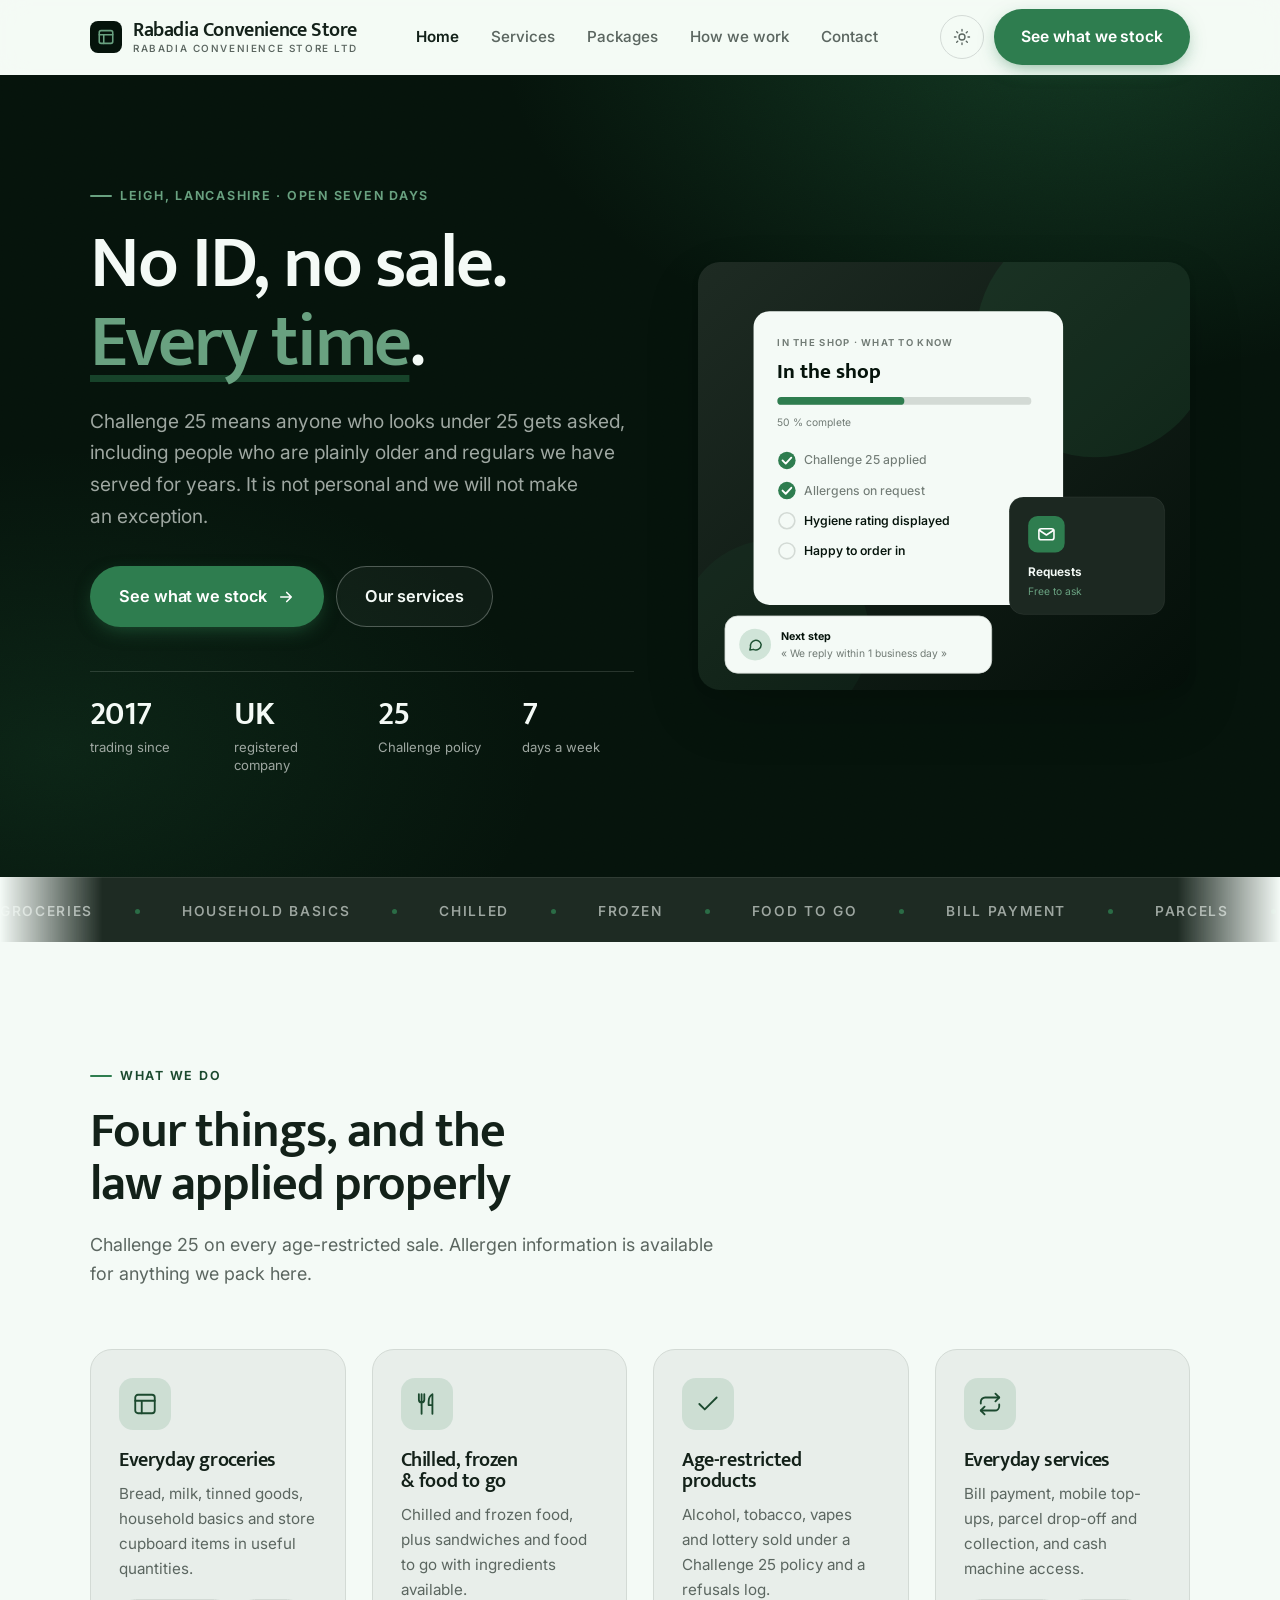
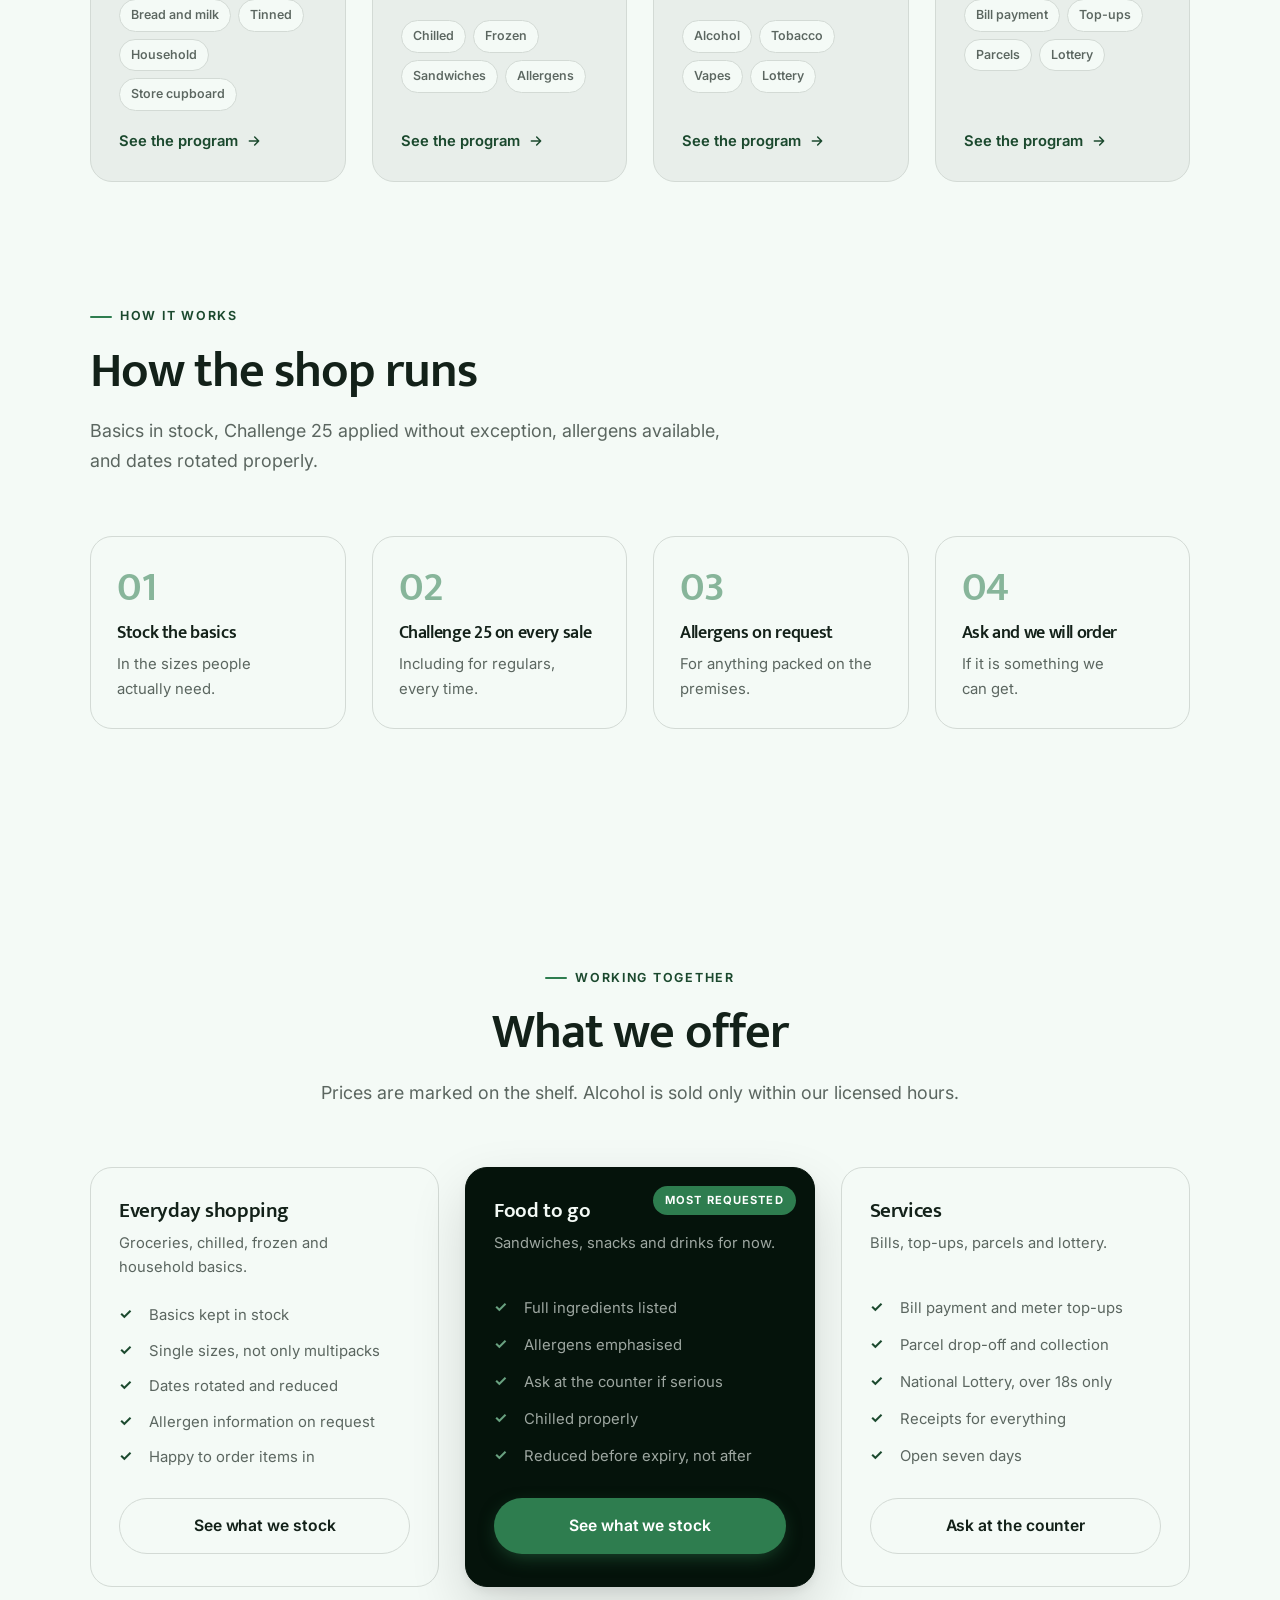
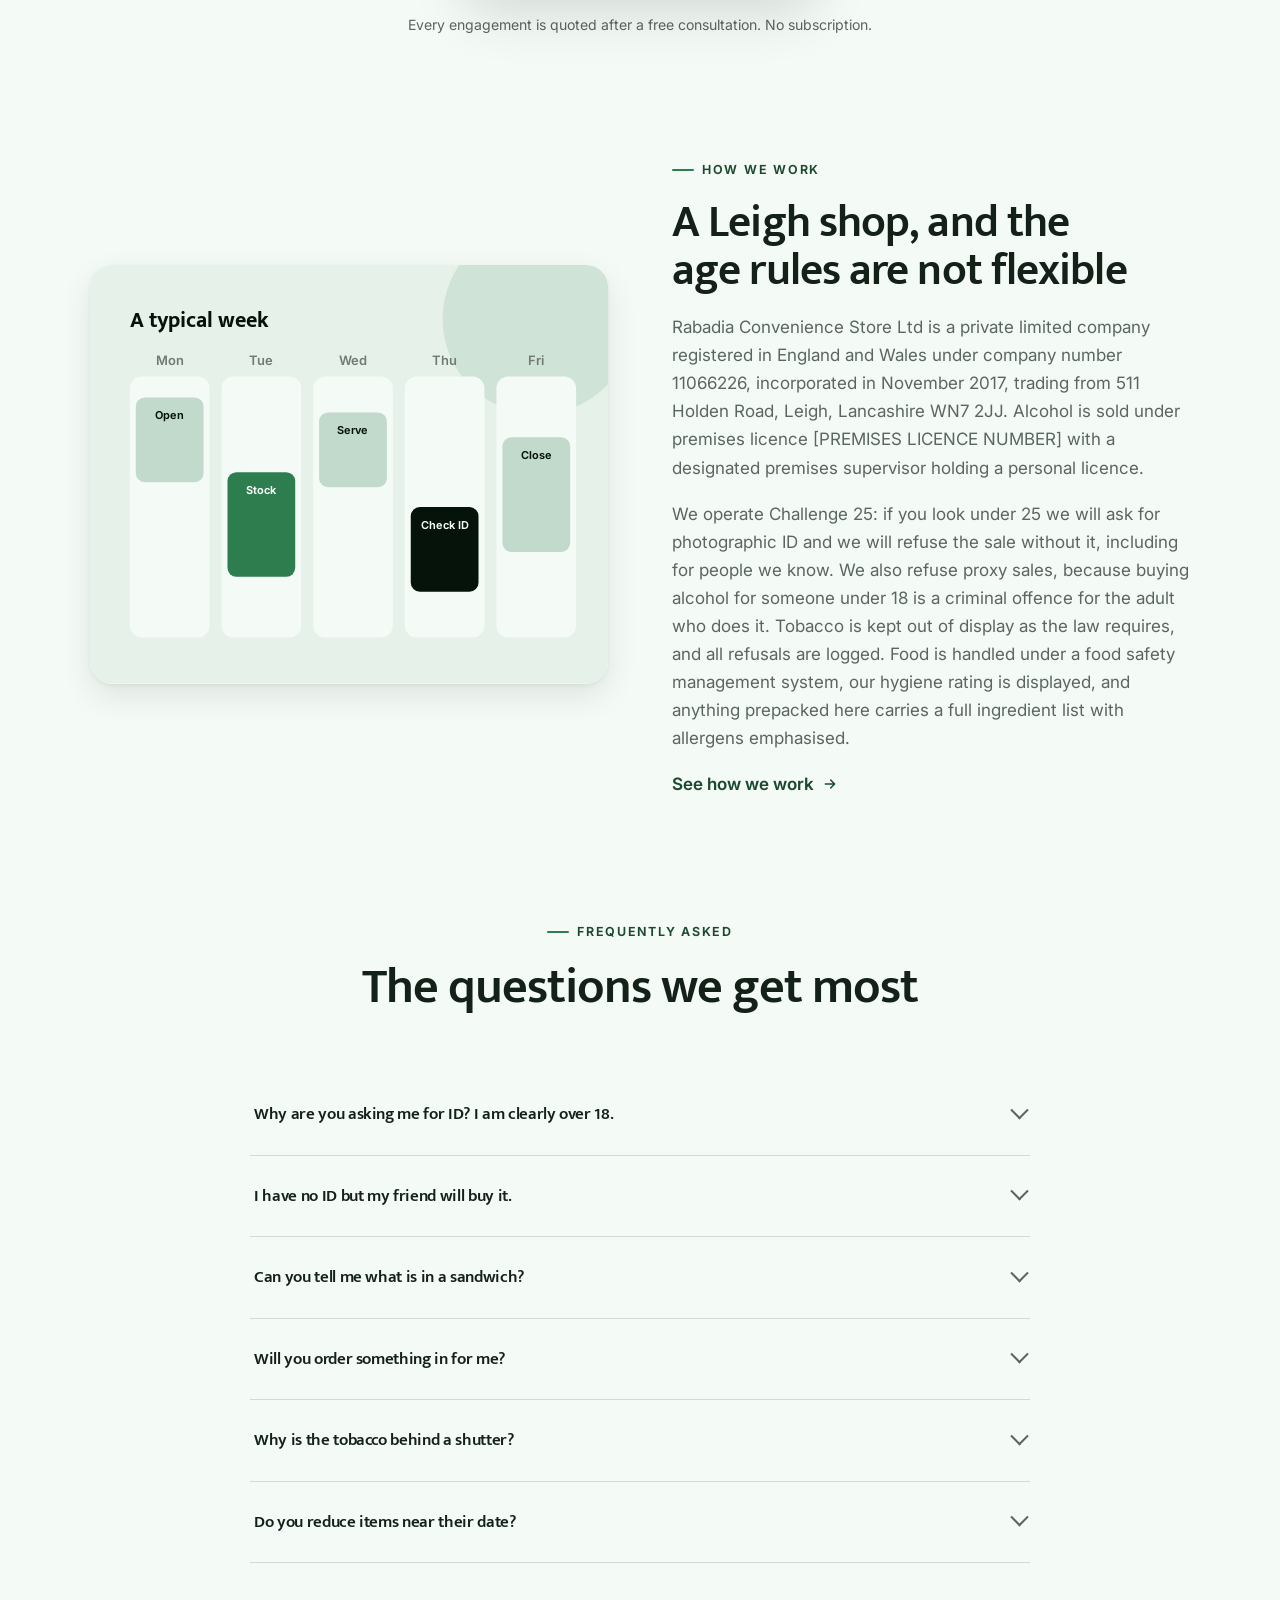
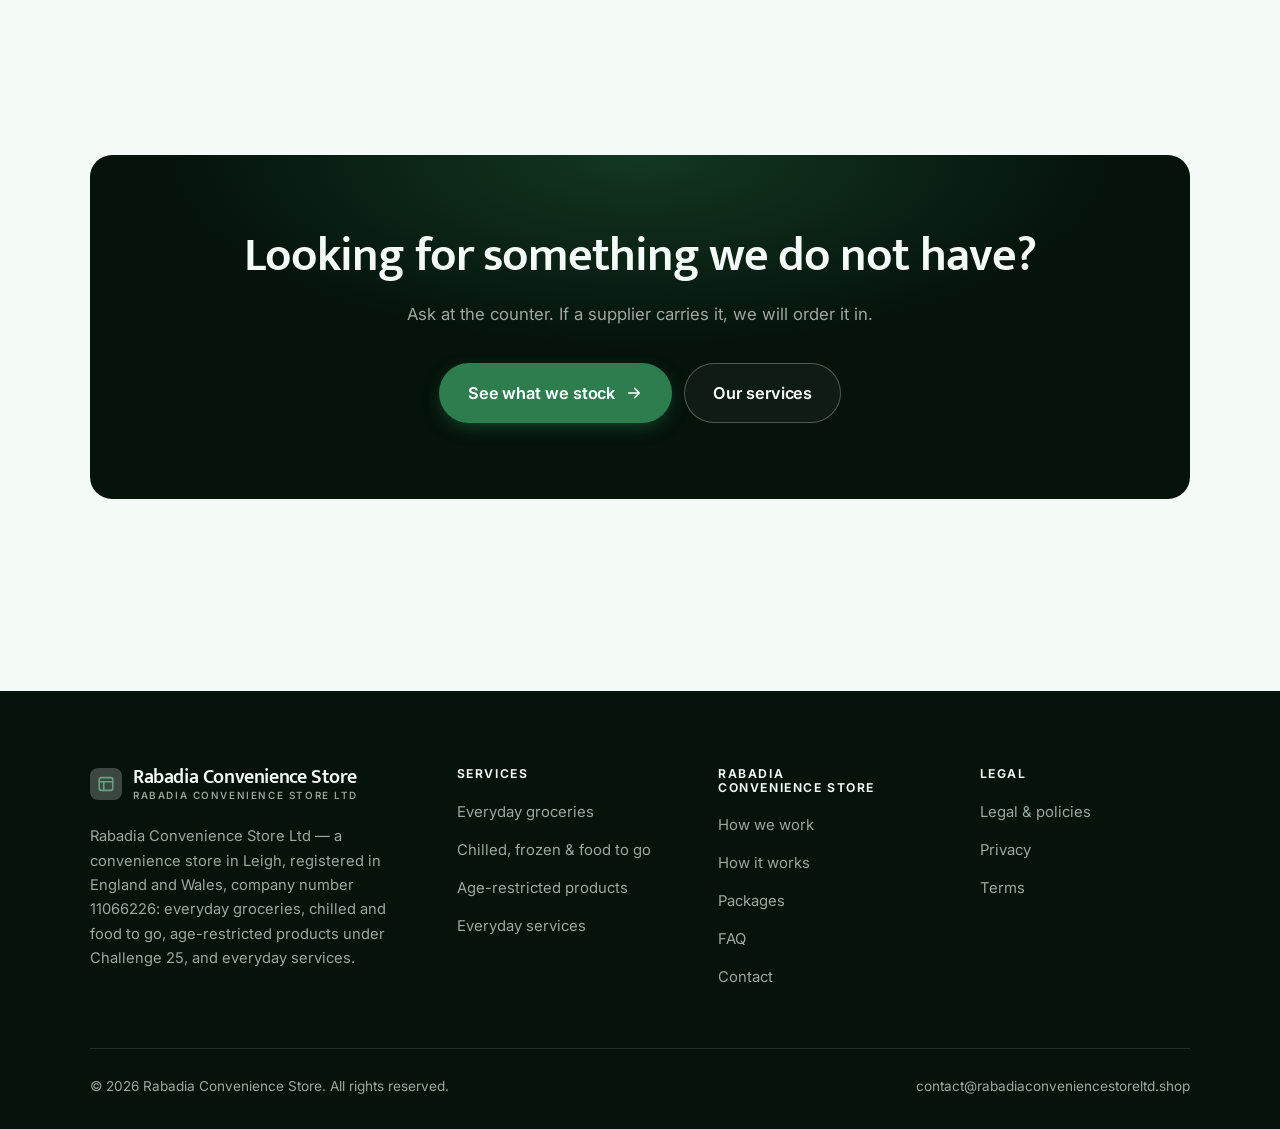
<file: index.html>
<!DOCTYPE html>
<html lang="en" class="no-js">
<head>
<meta charset="utf-8">
<meta name="viewport" content="width=device-width, initial-scale=1">
<title>Rabadia Convenience Store Ltd — convenience store in Leigh</title>
<meta name="description" content="Rabadia Convenience Store Ltd, a convenience store in Leigh, Lancashire: everyday groceries, chilled and food to go, age-restricted products under Challenge 25, and everyday services.">
<link rel="canonical" href="https://rabadiaconveniencestoreltd.shop/">

<meta property="og:type" content="website">
<meta property="og:url" content="https://rabadiaconveniencestoreltd.shop/">
<meta property="og:site_name" content="Rabadia Convenience Store">
<meta property="og:locale" content="en_US">
<meta property="og:title" content="Rabadia Convenience Store Ltd — convenience store in Leigh">
<meta property="og:description" content="Rabadia Convenience Store Ltd, a convenience store in Leigh, Lancashire: everyday groceries, chilled and food to go, age-restricted products under Challenge 25, and everyday services.">
<meta name="theme-color" content="#05130b">

<link rel="icon" href="assets/img/favicon.svg" type="image/svg+xml">
<link rel="preconnect" href="https://fonts.googleapis.com">
<link rel="preconnect" href="https://fonts.gstatic.com" crossorigin>
<link rel="stylesheet" href="https://fonts.googleapis.com/css2?family=Mukta:wght@400;500;600;700&family=Inter:wght@400..700&display=swap">
<link rel="stylesheet" href="assets/css/style.css">

<!-- Thème appliqué avant le premier rendu (évite le flash) -->
<script>
document.documentElement.classList.remove('no-js');
(function(){try{var t=localStorage.getItem('site-theme');if(t){document.documentElement.setAttribute('data-theme',t);}}catch(e){}})();
</script>
<script type="application/ld+json">
{
  "@context": "https://schema.org",
  "@type": "Organization",
  "name": "Rabadia Convenience Store",
  "url": "https://rabadiaconveniencestoreltd.shop/",
  "email": "contact@rabadiaconveniencestoreltd.shop",
  "description": "Rabadia Convenience Store Ltd, a convenience store in Leigh, Lancashire: everyday groceries, chilled and food to go, age-restricted products under Challenge 25, and everyday services.",
  "areaServed": "US",
  "knowsLanguage": "en"
}
</script>
</head>

<body>
<a class="skip-link" href="#main">Skip to main content</a>

<header class="site-header">
  <nav class="wrap nav" aria-label="Main navigation">
    <a class="brand" href="index.html">
      <svg class="brand__mark" viewBox="0 0 64 64" aria-hidden="true">
        <rect class="bm-bg" width="64" height="64" rx="16"/>
        <g class="bm-ic" transform="translate(14 14) scale(1.5)" fill="none" stroke-width="2.1" stroke-linecap="round" stroke-linejoin="round"><rect x="3" y="3.5" width="18" height="17" rx="2.5"/><path d="M3 9h18M9 9v11.5"/></g>
      </svg>
      <span>Rabadia Convenience Store<span class="brand__sub">Rabadia Convenience Store Ltd</span></span>
    </a>

    <ul class="nav__links" id="nav-links">
      <li><a href="index.html" aria-current="page">Home</a></li>
      <li><a href="programs.html">Services</a></li>
      <li><a href="index.html#pricing">Packages</a></li>
      <li><a href="about.html">How we work</a></li>
      <li><a href="contact.html">Contact</a></li>
      <li><a class="btn btn--primary" href="contact.html">See what we stock</a></li>
    </ul>

    <div class="nav__cta">
      <button class="theme-toggle" type="button" aria-label="Switch to dark theme">
        <svg class="icon-sun" viewBox="0 0 24 24" fill="none" stroke="currentColor" stroke-width="1.8" stroke-linecap="round" aria-hidden="true"><circle cx="12" cy="12" r="4"/><path d="M12 2v2m0 16v2M2 12h2m16 0h2M4.9 4.9l1.4 1.4m11.4 11.4 1.4 1.4M19.1 4.9l-1.4 1.4M6.3 17.7l-1.4 1.4"/></svg>
        <svg class="icon-moon" viewBox="0 0 24 24" fill="none" stroke="currentColor" stroke-width="1.8" stroke-linecap="round" stroke-linejoin="round" aria-hidden="true"><path d="M21 12.8A9 9 0 1 1 11.2 3a7 7 0 0 0 9.8 9.8z"/></svg>
      </button>
      <a class="btn btn--primary" href="contact.html">See what we stock</a>
      <button class="nav__toggle" type="button" aria-expanded="false" aria-controls="nav-links" aria-label="Open menu">
        <svg class="icon-open" viewBox="0 0 24 24" fill="none" stroke="currentColor" stroke-width="2" stroke-linecap="round" aria-hidden="true"><path d="M3 6h18M3 12h18M3 18h18"/></svg>
        <svg class="icon-close" viewBox="0 0 24 24" fill="none" stroke="currentColor" stroke-width="2" stroke-linecap="round" aria-hidden="true"><path d="M6 6l12 12M18 6L6 18"/></svg>
      </button>
    </div>
  </nav>
</header>

<main id="main">

<section class="hero">
  <div class="wrap hero__inner">
    <div>
      <span class="eyebrow hero__eyebrow">Leigh, Lancashire · Open seven days</span>
      <h1>No ID, no sale.<br> <em>Every time</em>.</h1>
      <p class="hero__lede">Challenge 25 means anyone who looks under 25 gets asked, including people who are plainly older and regulars we have served for years. It is not personal and we will not make an exception.</p>

      <div class="hero__actions">
        <a class="btn btn--primary btn--lg" href="contact.html">See what we stock <svg viewBox="0 0 24 24" fill="none" stroke="currentColor" stroke-width="2.2" stroke-linecap="round" stroke-linejoin="round" aria-hidden="true"><path d="M5 12h14M13 6l6 6-6 6"/></svg></a>
        <a class="btn btn--on-dark btn--lg" href="programs.html">Our services</a>
      </div>

      <ul class="hero__proof">
        <li><span class="stat__num">2017</span><span class="stat__label">trading since</span></li>
        <li><span class="stat__num">UK</span><span class="stat__label">registered company</span></li>
        <li><span class="stat__num">25</span><span class="stat__label">Challenge policy</span></li>
        <li><span class="stat__num">7</span><span class="stat__label">days a week</span></li>
      </ul>
    </div>

    <div class="hero__art">
      <svg viewBox="0 0 620 540" role="img" aria-label="What to know about Rabadia Convenience Store, from Challenge 25 to allergen information.">
        <defs>
          <linearGradient id="hbg" x1="0" y1="0" x2="1" y2="1">
            <stop offset="0" stop-color="#1e2b23"/><stop offset="1" stop-color="#040f09"/>
          </linearGradient>
        </defs>
        <rect width="620" height="540" rx="22" fill="url(#hbg)"/>
        <circle cx="500" cy="96" r="150" fill="#2e7d4f" opacity=".16"/>
        <circle cx="96" cy="470" r="120" fill="#2e7d4f" opacity=".08"/>

        <g style="font-family: var(--font-body)">
          <!-- Carte programme -->
          <rect x="70" y="62" width="390" height="370" rx="20" fill="#f4faf6"/>
          <text x="100" y="106" font-size="12" font-weight="650" letter-spacing="1.6" fill="#717b75">IN THE SHOP · WHAT TO KNOW</text>
          <text x="100" y="146" font-size="27" font-weight="700" fill="#05130b" style="font-family: var(--font-display)">In the shop</text>
          <rect x="100" y="170" width="320" height="10" rx="5" fill="#d3dad5"/>
          <rect x="100" y="170" width="160" height="10" rx="5" fill="#2e7d4f"/>
          <text x="100" y="206" font-size="13" fill="#717b75">50 % complete</text>
          <circle cx="112" cy="250" r="11" fill="#2e7d4f"/><path d="M106.5 250l4 4 7-7.5" fill="none" stroke="#ffffff" stroke-width="2.4" stroke-linecap="round" stroke-linejoin="round"/><text x="134" y="255" font-size="15.5" fill="#717b75" font-weight="450">Challenge 25 applied</text>
          <circle cx="112" cy="288" r="11" fill="#2e7d4f"/><path d="M106.5 288l4 4 7-7.5" fill="none" stroke="#ffffff" stroke-width="2.4" stroke-linecap="round" stroke-linejoin="round"/><text x="134" y="293" font-size="15.5" fill="#717b75" font-weight="450">Allergens on request</text>
          <circle cx="112" cy="326" r="10" fill="none" stroke="#d3dad5" stroke-width="2"/><text x="134" y="331" font-size="15.5" fill="#05130b" font-weight="560">Hygiene rating displayed</text>
          <circle cx="112" cy="364" r="10" fill="none" stroke="#d3dad5" stroke-width="2"/><text x="134" y="369" font-size="15.5" fill="#05130b" font-weight="560">Happy to order in</text>

          <!-- Carte séance -->
          <rect x="392" y="296" width="196" height="148" rx="18" fill="#1c2821" stroke="#ffffff" stroke-opacity=".08"/>
          <rect x="416" y="320" width="46" height="46" rx="12" fill="#2e7d4f"/>
          <g transform="translate(427 331)" fill="none" stroke="#ffffff" color="#ffffff" stroke-width="2" stroke-linecap="round" stroke-linejoin="round"><rect x="2.5" y="5" width="19" height="14" rx="3"/><path d="M3 7l9 6 9-6"/></g>
          <text x="416" y="396" font-size="15" font-weight="650" fill="#f4faf6">Requests</text>
          <text x="416" y="420" font-size="13" fill="#69a180">Free to ask</text>

          <!-- Retour du coach -->
          <rect x="34" y="446" width="336" height="72" rx="16" fill="#f4faf6" stroke="#d3dad5"/>
          <circle cx="72" cy="482" r="20" fill="#d0e4d8"/>
          <g transform="translate(62 472) scale(.84)" fill="none" stroke="#1e5133" stroke-width="2.2" stroke-linecap="round" stroke-linejoin="round"><path d="M21 12a8 8 0 0 1-11.6 7.1L4 20l1-4.6A8 8 0 1 1 21 12z"/></g>
          <text x="104" y="476" font-size="13.5" font-weight="700" fill="#05130b">Next step</text>
          <text x="104" y="498" font-size="13" fill="#717b75">« We reply within 1 business day »</text>
        </g>
      </svg>
    </div>
  </div>
</section>

<div class="marquee" aria-hidden="true">
  <div class="marquee__track"><span>Groceries</span><span>Household basics</span><span>Chilled</span><span>Frozen</span><span>Food to go</span><span>Bill payment</span><span>Parcels</span><span>Lottery</span><span>Challenge 25</span><span>Allergen info</span><span>Groceries</span><span>Household basics</span><span>Chilled</span><span>Frozen</span><span>Food to go</span><span>Bill payment</span><span>Parcels</span><span>Lottery</span><span>Challenge 25</span><span>Allergen info</span></div>
</div>

<section class="section wrap" id="programs">
  <div class="section-head reveal">
    <span class="eyebrow">What we do</span>
    <h2>Four things, and the law applied properly</h2>
    <p>Challenge 25 on every age-restricted sale. Allergen information is available for anything we pack here.</p>
  </div>
  <div class="grid grid--4 reveal-group">
    <a class="card" href="programs.html#groceries">
      <div class="card__icon"><svg viewBox="0 0 24 24" fill="none" stroke="currentColor" stroke-width="1.7" stroke-linecap="round" stroke-linejoin="round" aria-hidden="true"><rect x="3" y="3.5" width="18" height="17" rx="2.5"/><path d="M3 9h18M9 9v11.5"/></svg></div>
      <h3>Everyday groceries</h3>
      <p>Bread, milk, tinned goods, household basics and store cupboard items in useful quantities.</p>
      <ul class="tags"><li>Bread and milk</li><li>Tinned</li><li>Household</li><li>Store cupboard</li></ul>
      <span class="arrow-link">See the program <svg viewBox="0 0 24 24" fill="none" stroke="currentColor" stroke-width="2.2" stroke-linecap="round" stroke-linejoin="round" aria-hidden="true"><path d="M5 12h14M13 6l6 6-6 6"/></svg></span>
    </a>
    <a class="card" href="programs.html#chilled">
      <div class="card__icon"><svg viewBox="0 0 24 24" fill="none" stroke="currentColor" stroke-width="1.7" stroke-linecap="round" stroke-linejoin="round" aria-hidden="true"><path d="M7 3v8M4.5 3v5a2.5 2.5 0 0 0 5 0V3M7 11v10M17 21V3c-2.2 1.2-3.5 3.6-3.5 7v3H17"/></svg></div>
      <h3>Chilled, frozen &amp; food to go</h3>
      <p>Chilled and frozen food, plus sandwiches and food to go with ingredients available.</p>
      <ul class="tags"><li>Chilled</li><li>Frozen</li><li>Sandwiches</li><li>Allergens</li></ul>
      <span class="arrow-link">See the program <svg viewBox="0 0 24 24" fill="none" stroke="currentColor" stroke-width="2.2" stroke-linecap="round" stroke-linejoin="round" aria-hidden="true"><path d="M5 12h14M13 6l6 6-6 6"/></svg></span>
    </a>
    <a class="card" href="programs.html#restricted">
      <div class="card__icon"><svg viewBox="0 0 24 24" fill="none" stroke="currentColor" stroke-width="1.7" stroke-linecap="round" stroke-linejoin="round" aria-hidden="true"><path d="M20 6 9 17l-5-5"/></svg></div>
      <h3>Age-restricted products</h3>
      <p>Alcohol, tobacco, vapes and lottery sold under a Challenge 25 policy and a refusals log.</p>
      <ul class="tags"><li>Alcohol</li><li>Tobacco</li><li>Vapes</li><li>Lottery</li></ul>
      <span class="arrow-link">See the program <svg viewBox="0 0 24 24" fill="none" stroke="currentColor" stroke-width="2.2" stroke-linecap="round" stroke-linejoin="round" aria-hidden="true"><path d="M5 12h14M13 6l6 6-6 6"/></svg></span>
    </a>
    <a class="card" href="programs.html#services">
      <div class="card__icon"><svg viewBox="0 0 24 24" fill="none" stroke="currentColor" stroke-width="1.7" stroke-linecap="round" stroke-linejoin="round" aria-hidden="true"><path d="M17 2.5l3.5 3.5L17 9.5"/><path d="M3.5 11.5V10A4 4 0 0 1 7.5 6h13M7 21.5 3.5 18 7 14.5"/><path d="M20.5 12.5V14a4 4 0 0 1-4 4h-13"/></svg></div>
      <h3>Everyday services</h3>
      <p>Bill payment, mobile top-ups, parcel drop-off and collection, and cash machine access.</p>
      <ul class="tags"><li>Bill payment</li><li>Top-ups</li><li>Parcels</li><li>Lottery</li></ul>
      <span class="arrow-link">See the program <svg viewBox="0 0 24 24" fill="none" stroke="currentColor" stroke-width="2.2" stroke-linecap="round" stroke-linejoin="round" aria-hidden="true"><path d="M5 12h14M13 6l6 6-6 6"/></svg></span>
    </a>
  </div>
</section>

<section class="section section--flush wrap" id="how-it-works">
  <div class="section-head reveal">
    <span class="eyebrow">How it works</span>
    <h2>How the shop runs</h2>
    <p>Basics in stock, Challenge 25 applied without exception, allergens available, and dates rotated properly.</p>
  </div>
  <div class="grid grid--4 steps reveal-group">
    <article class="step">
      <h3>Stock the basics</h3>
      <p>In the sizes people actually need.</p>
    </article>
    <article class="step">
      <h3>Challenge 25 on every sale</h3>
      <p>Including for regulars, every time.</p>
    </article>
    <article class="step">
      <h3>Allergens on request</h3>
      <p>For anything packed on the premises.</p>
    </article>
    <article class="step">
      <h3>Ask and we will order</h3>
      <p>If it is something we can get.</p>
    </article>
  </div>
</section>

<section class="section wrap" id="pricing">
  <div class="section-head section-head--center reveal">
    <span class="eyebrow">Working together</span>
    <h2>What we offer</h2>
    <p>Prices are marked on the shelf. Alcohol is sold only within our licensed hours.</p>
  </div>
  <div class="grid grid--3 plans reveal-group">
    <article class="plan">
      
      <h3>Everyday shopping</h3>
      <p class="plan__desc">Groceries, chilled, frozen and household basics.</p>
      
      <ul class="plan__features">
        <li>Basics kept in stock</li>
        <li>Single sizes, not only multipacks</li>
        <li>Dates rotated and reduced</li>
        <li>Allergen information on request</li>
        <li>Happy to order items in</li>
      </ul>
      <a class="btn btn--ghost btn--block" href="contact.html">See what we stock</a>
    </article>
    <article class="plan plan--featured">
      <span class="plan__tag">Most requested</span>
      <h3>Food to go</h3>
      <p class="plan__desc">Sandwiches, snacks and drinks for now.</p>
      
      <ul class="plan__features">
        <li>Full ingredients listed</li>
        <li>Allergens emphasised</li>
        <li>Ask at the counter if serious</li>
        <li>Chilled properly</li>
        <li>Reduced before expiry, not after</li>
      </ul>
      <a class="btn btn--primary btn--block" href="contact.html">See what we stock</a>
    </article>
    <article class="plan">
      
      <h3>Services</h3>
      <p class="plan__desc">Bills, top-ups, parcels and lottery.</p>
      
      <ul class="plan__features">
        <li>Bill payment and meter top-ups</li>
        <li>Parcel drop-off and collection</li>
        <li>National Lottery, over 18s only</li>
        <li>Receipts for everything</li>
        <li>Open seven days</li>
      </ul>
      <a class="btn btn--ghost btn--block" href="contact.html">Ask at the counter</a>
    </article>
  </div>
  <p class="plans-note">Every engagement is quoted after a free consultation. No subscription.</p>
</section>

<section class="section section--flush wrap">
  <div class="split reveal">
    <div class="split__art">
      <svg viewBox="0 0 520 420" role="img" aria-label="Example of a typical week: Open, Stock, Serve, Check ID, Close.">
        <rect width="520" height="420" rx="20" fill="#e6f1ea"/>
        <circle cx="450" cy="54" r="96" fill="#2e7d4f" opacity=".12"/>
        <g style="font-family: var(--font-body)">
        <text x="40" y="62" font-size="22" font-weight="700" fill="#05130b" style="font-family: var(--font-display)">A typical week</text>
        <text x="80" y="100" text-anchor="middle" font-size="13" font-weight="600" fill="#717b75">Mon</text>
        <rect x="40" y="112" width="80" height="262" rx="12" fill="#f4faf6"/>
        <rect x="46" y="133" width="68" height="85" rx="9" fill="#c1dacb"/>
        <text x="80" y="155" text-anchor="middle" font-size="11" font-weight="650" fill="#05130b">Open</text>
        <text x="172" y="100" text-anchor="middle" font-size="13" font-weight="600" fill="#717b75">Tue</text>
        <rect x="132" y="112" width="80" height="262" rx="12" fill="#f4faf6"/>
        <rect x="138" y="208" width="68" height="105" rx="9" fill="#2e7d4f"/>
        <text x="172" y="230" text-anchor="middle" font-size="11" font-weight="650" fill="#ffffff">Stock</text>
        <text x="264" y="100" text-anchor="middle" font-size="13" font-weight="600" fill="#717b75">Wed</text>
        <rect x="224" y="112" width="80" height="262" rx="12" fill="#f4faf6"/>
        <rect x="230" y="148" width="68" height="75" rx="9" fill="#c1dacb"/>
        <text x="264" y="170" text-anchor="middle" font-size="11" font-weight="650" fill="#05130b">Serve</text>
        <text x="356" y="100" text-anchor="middle" font-size="13" font-weight="600" fill="#717b75">Thu</text>
        <rect x="316" y="112" width="80" height="262" rx="12" fill="#f4faf6"/>
        <rect x="322" y="243" width="68" height="85" rx="9" fill="#05130b"/>
        <text x="356" y="265" text-anchor="middle" font-size="11" font-weight="650" fill="#f4faf6">Check ID</text>
        <text x="448" y="100" text-anchor="middle" font-size="13" font-weight="600" fill="#717b75">Fri</text>
        <rect x="408" y="112" width="80" height="262" rx="12" fill="#f4faf6"/>
        <rect x="414" y="173" width="68" height="115" rx="9" fill="#c1dacb"/>
        <text x="448" y="195" text-anchor="middle" font-size="11" font-weight="650" fill="#05130b">Close</text>
        </g>
      </svg>
    </div>
    <div>
      <span class="eyebrow">How we work</span>
      <h2>A Leigh shop, and the age rules are not flexible</h2>
      <p>Rabadia Convenience Store Ltd is a private limited company registered in England and Wales under company number 11066226, incorporated in November 2017, trading from 511 Holden Road, Leigh, Lancashire WN7 2JJ. Alcohol is sold under premises licence [PREMISES LICENCE NUMBER] with a designated premises supervisor holding a personal licence.</p>
      <p>We operate Challenge 25: if you look under 25 we will ask for photographic ID and we will refuse the sale without it, including for people we know. We also refuse proxy sales, because buying alcohol for someone under 18 is a criminal offence for the adult who does it. Tobacco is kept out of display as the law requires, and all refusals are logged. Food is handled under a food safety management system, our hygiene rating is displayed, and anything prepacked here carries a full ingredient list with allergens emphasised.</p>
      <p><a class="arrow-link" href="about.html">See how we work <svg viewBox="0 0 24 24" fill="none" stroke="currentColor" stroke-width="2.2" stroke-linecap="round" stroke-linejoin="round" aria-hidden="true"><path d="M5 12h14M13 6l6 6-6 6"/></svg></a></p>
    </div>
  </div>
</section>

<section class="section section--flush wrap" id="faq">
  <div class="section-head section-head--center reveal">
    <span class="eyebrow">Frequently asked</span>
    <h2>The questions we get most</h2>
  </div>
  <div class="faq reveal">
    <details>
      <summary>Why are you asking me for ID? I am clearly over 18.</summary>
      <p>Because we operate Challenge 25, which means asking anyone who looks under 25 — not under 18. It catches people who are comfortably old enough, and it is the only way a policy like this works.</p>
    </details>
    <details>
      <summary>I have no ID but my friend will buy it.</summary>
      <p>Then we refuse that sale too. Buying alcohol for someone under 18 is a criminal offence for the adult doing it, and we will not be part of it.</p>
    </details>
    <details>
      <summary>Can you tell me what is in a sandwich?</summary>
      <p>Yes. Anything prepacked here carries a full ingredient list with allergens emphasised, as Natasha's Law requires. If your allergy is serious, ask us at the counter as well — we can tell you what is handled nearby.</p>
    </details>
    <details>
      <summary>Will you order something in for me?</summary>
      <p>Usually, yes, if a supplier carries it. Ask at the counter and we will tell you honestly whether we can get it and roughly when.</p>
    </details>
    <details>
      <summary>Why is the tobacco behind a shutter?</summary>
      <p>Because the law requires tobacco to be kept out of public display in shops. It is not us being awkward, and we cannot leave it out on request.</p>
    </details>
    <details>
      <summary>Do you reduce items near their date?</summary>
      <p>Yes, before they expire rather than after. Ask what has been reduced — it moves quickly and there is usually something.</p>
    </details>
  </div>
</section>

<section class="wrap section--tight">
  <div class="cta-band reveal">
    <h2>Looking for something we do not have?</h2>
    <p>Ask at the counter. If a supplier carries it, we will order it in.</p>
    <div class="hero__actions">
      <a class="btn btn--primary btn--lg" href="contact.html">See what we stock <svg viewBox="0 0 24 24" fill="none" stroke="currentColor" stroke-width="2.2" stroke-linecap="round" stroke-linejoin="round" aria-hidden="true"><path d="M5 12h14M13 6l6 6-6 6"/></svg></a>
      <a class="btn btn--on-dark btn--lg" href="programs.html">Our services</a>
    </div>
  </div>
</section>

</main>

<footer class="site-footer">
  <div class="wrap">
    <div class="footer__grid">
      <div class="footer__brand">
        <a class="brand" href="index.html">
          <svg class="brand__mark" viewBox="0 0 64 64" aria-hidden="true">
        <rect class="bm-bg" width="64" height="64" rx="16"/>
        <g class="bm-ic" transform="translate(14 14) scale(1.5)" fill="none" stroke-width="2.1" stroke-linecap="round" stroke-linejoin="round"><rect x="3" y="3.5" width="18" height="17" rx="2.5"/><path d="M3 9h18M9 9v11.5"/></g>
      </svg>
          <span>Rabadia Convenience Store<span class="brand__sub">Rabadia Convenience Store Ltd</span></span>
        </a>
        <p>Rabadia Convenience Store Ltd — a convenience store in Leigh, registered in England and Wales, company number 11066226: everyday groceries, chilled and food to go, age-restricted products under Challenge 25, and everyday services.</p>
      </div>

      <div class="footer__col">
        <h4>Services</h4>
        <ul>
          <li><a href="programs.html#groceries">Everyday groceries</a></li>
          <li><a href="programs.html#chilled">Chilled, frozen &amp; food to go</a></li>
          <li><a href="programs.html#restricted">Age-restricted products</a></li>
          <li><a href="programs.html#services">Everyday services</a></li>
        </ul>
      </div>

      <div class="footer__col">
        <h4>Rabadia Convenience Store</h4>
        <ul>
          <li><a href="about.html">How we work</a></li>
          <li><a href="index.html#how-it-works">How it works</a></li>
          <li><a href="index.html#pricing">Packages</a></li>
          <li><a href="index.html#faq">FAQ</a></li>
          <li><a href="contact.html">Contact</a></li>
        </ul>
      </div>

      <div class="footer__col">
        <h4>Legal</h4>
        <ul>
          <li><a href="legal.html">Legal &amp; policies</a></li>
          <li><a href="legal.html#privacy">Privacy</a></li>
          <li><a href="legal.html#terms">Terms</a></li>
        </ul>
      </div>
    </div>

    <div class="footer__bottom">
      <p>© <span data-year>2026</span> Rabadia Convenience Store. All rights reserved.</p>
      <p><a href="mailto:contact@rabadiaconveniencestoreltd.shop">contact@rabadiaconveniencestoreltd.shop</a></p>
    </div>
  </div>
</footer>

<script src="assets/js/main.js" defer></script>
</body>
</html>
</file>
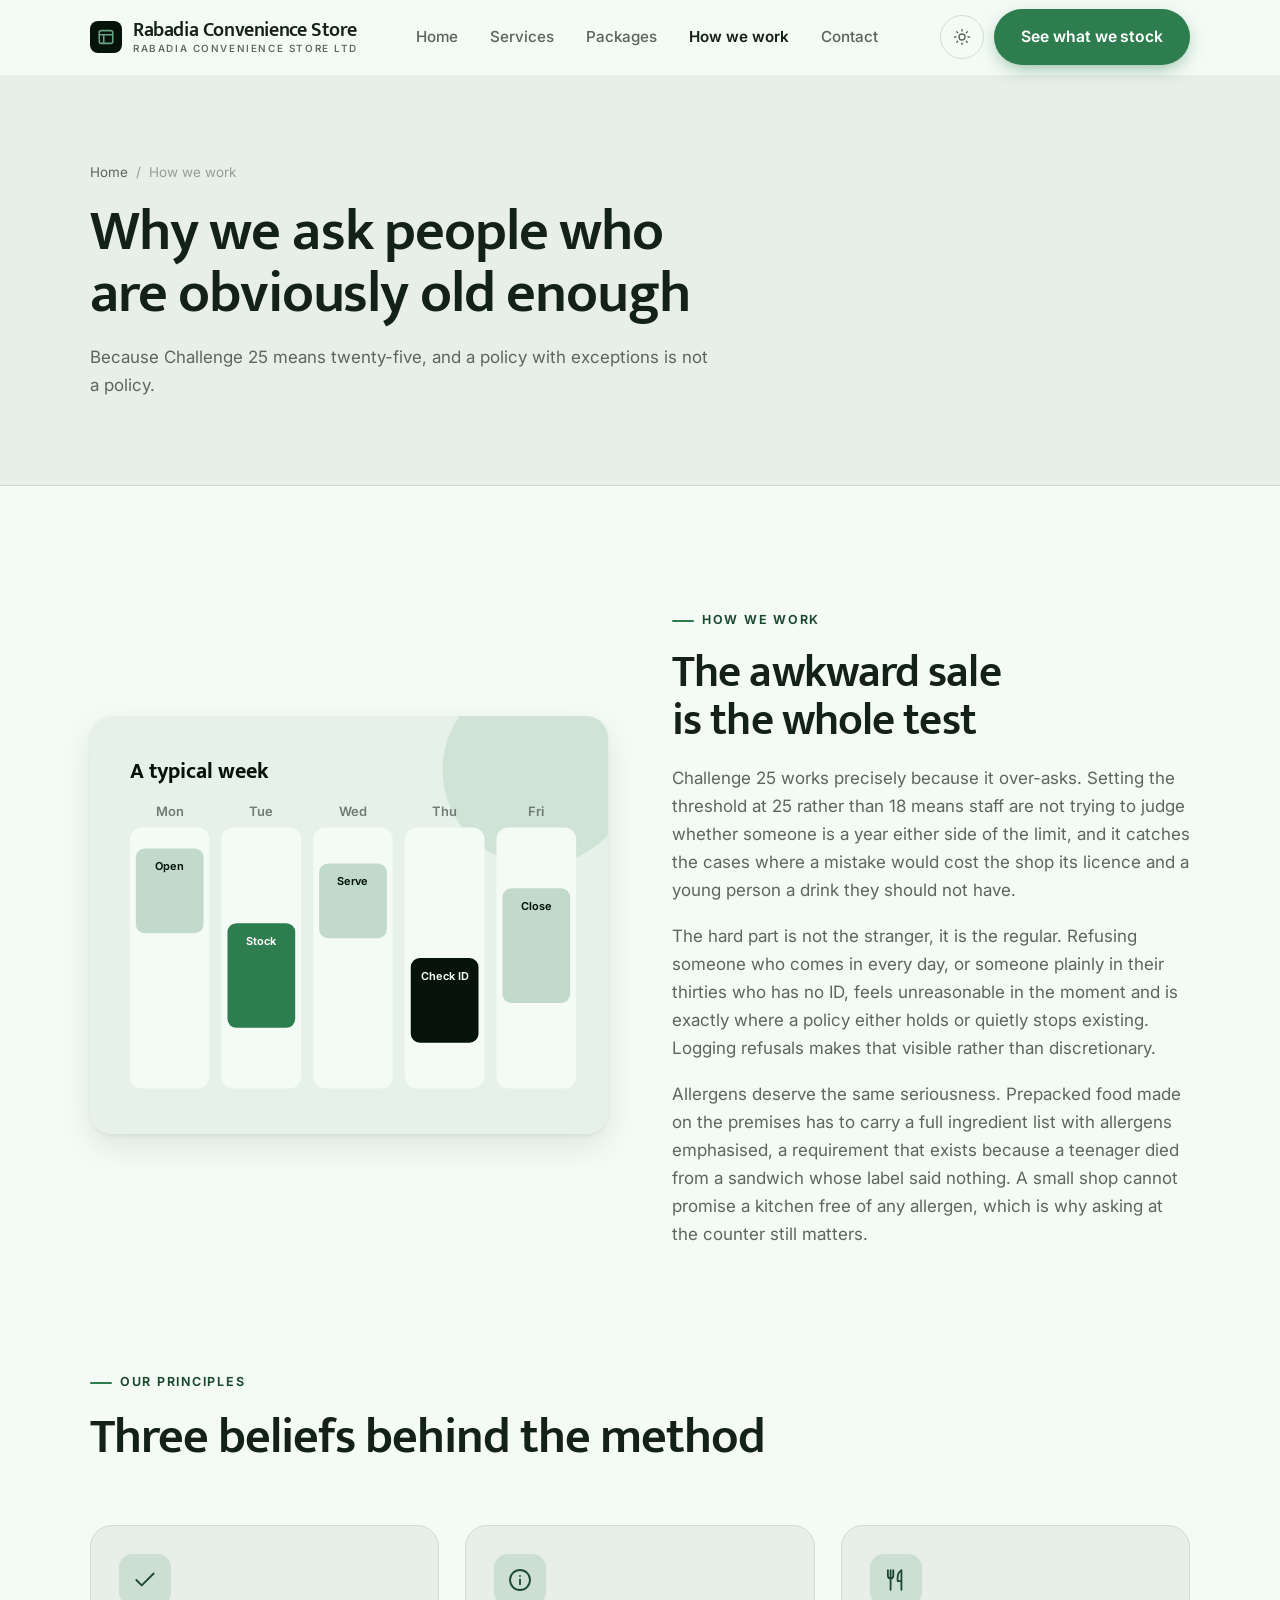
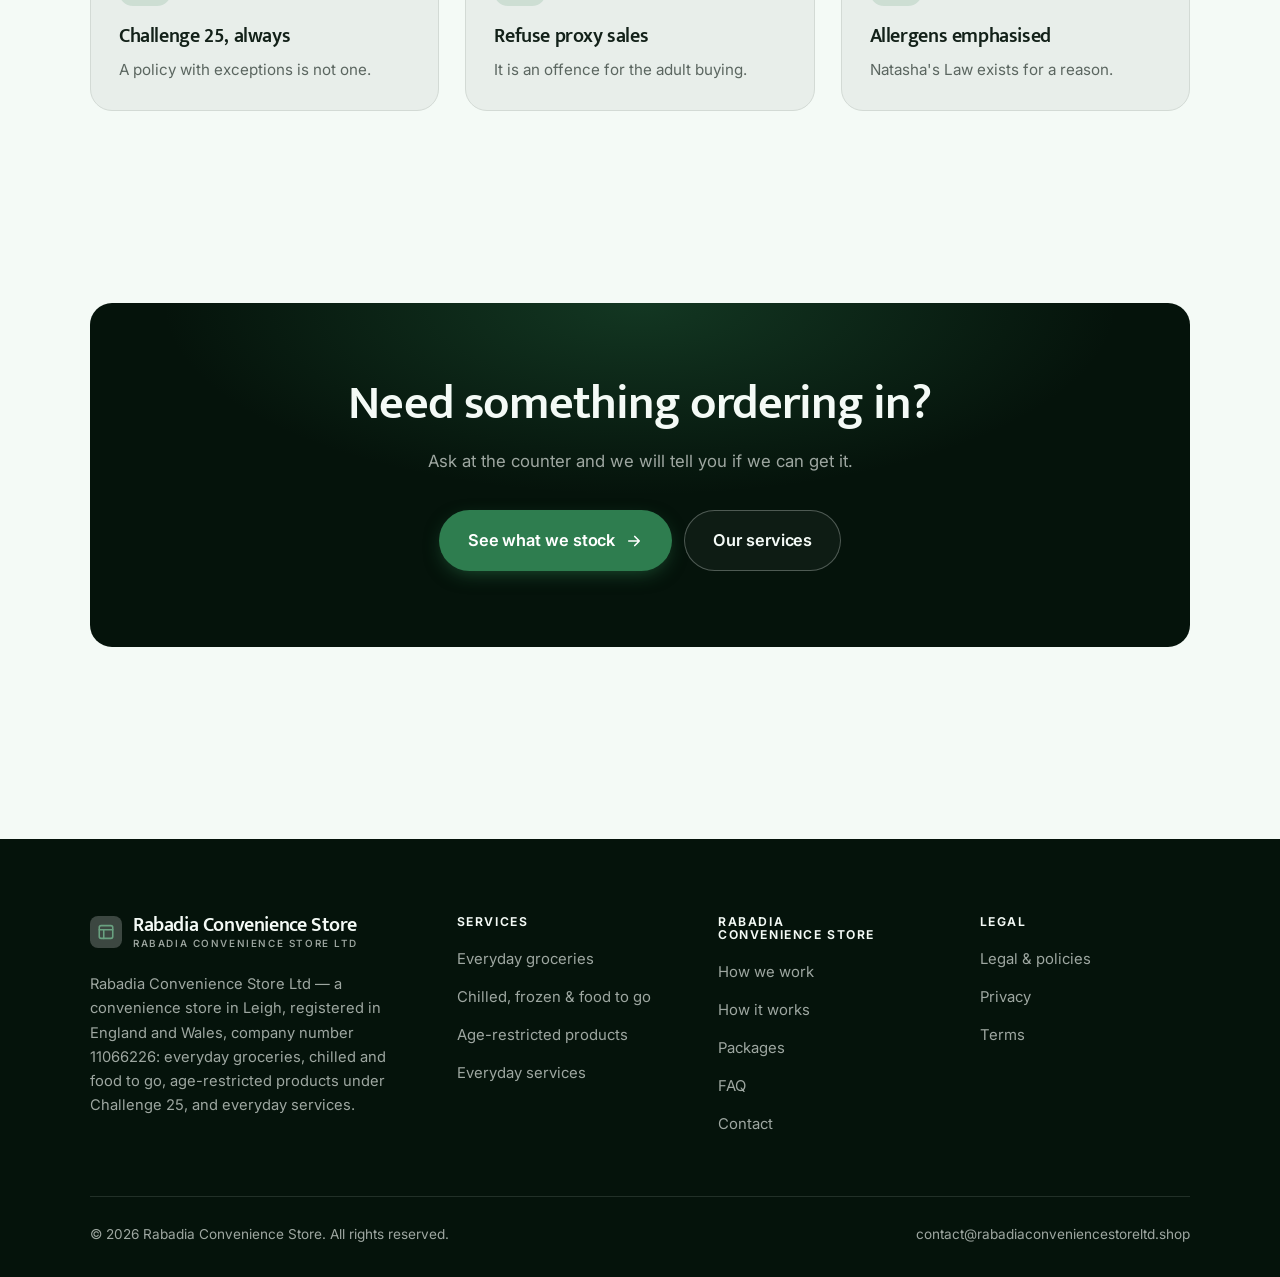
<file: about.html>
<!DOCTYPE html>
<html lang="en" class="no-js">
<head>
<meta charset="utf-8">
<meta name="viewport" content="width=device-width, initial-scale=1">
<title>How we work — Rabadia Convenience Store</title>
<meta name="description" content="About Rabadia Convenience Store Ltd, a convenience store in Leigh, Lancashire, company number 11066226.">
<link rel="canonical" href="https://rabadiaconveniencestoreltd.shop/about.html">

<meta property="og:type" content="website">
<meta property="og:url" content="https://rabadiaconveniencestoreltd.shop/about.html">
<meta property="og:site_name" content="Rabadia Convenience Store">
<meta property="og:locale" content="en_US">
<meta property="og:title" content="How we work — Rabadia Convenience Store">
<meta property="og:description" content="About Rabadia Convenience Store Ltd, a convenience store in Leigh, Lancashire, company number 11066226.">
<meta name="theme-color" content="#05130b">

<link rel="icon" href="assets/img/favicon.svg" type="image/svg+xml">
<link rel="preconnect" href="https://fonts.googleapis.com">
<link rel="preconnect" href="https://fonts.gstatic.com" crossorigin>
<link rel="stylesheet" href="https://fonts.googleapis.com/css2?family=Mukta:wght@400;500;600;700&family=Inter:wght@400..700&display=swap">
<link rel="stylesheet" href="assets/css/style.css">

<!-- Thème appliqué avant le premier rendu (évite le flash) -->
<script>
document.documentElement.classList.remove('no-js');
(function(){try{var t=localStorage.getItem('site-theme');if(t){document.documentElement.setAttribute('data-theme',t);}}catch(e){}})();
</script>
</head>

<body>
<a class="skip-link" href="#main">Skip to main content</a>

<header class="site-header">
  <nav class="wrap nav" aria-label="Main navigation">
    <a class="brand" href="index.html">
      <svg class="brand__mark" viewBox="0 0 64 64" aria-hidden="true">
        <rect class="bm-bg" width="64" height="64" rx="16"/>
        <g class="bm-ic" transform="translate(14 14) scale(1.5)" fill="none" stroke-width="2.1" stroke-linecap="round" stroke-linejoin="round"><rect x="3" y="3.5" width="18" height="17" rx="2.5"/><path d="M3 9h18M9 9v11.5"/></g>
      </svg>
      <span>Rabadia Convenience Store<span class="brand__sub">Rabadia Convenience Store Ltd</span></span>
    </a>

    <ul class="nav__links" id="nav-links">
      <li><a href="index.html">Home</a></li>
      <li><a href="programs.html">Services</a></li>
      <li><a href="index.html#pricing">Packages</a></li>
      <li><a href="about.html" aria-current="page">How we work</a></li>
      <li><a href="contact.html">Contact</a></li>
      <li><a class="btn btn--primary" href="contact.html">See what we stock</a></li>
    </ul>

    <div class="nav__cta">
      <button class="theme-toggle" type="button" aria-label="Switch to dark theme">
        <svg class="icon-sun" viewBox="0 0 24 24" fill="none" stroke="currentColor" stroke-width="1.8" stroke-linecap="round" aria-hidden="true"><circle cx="12" cy="12" r="4"/><path d="M12 2v2m0 16v2M2 12h2m16 0h2M4.9 4.9l1.4 1.4m11.4 11.4 1.4 1.4M19.1 4.9l-1.4 1.4M6.3 17.7l-1.4 1.4"/></svg>
        <svg class="icon-moon" viewBox="0 0 24 24" fill="none" stroke="currentColor" stroke-width="1.8" stroke-linecap="round" stroke-linejoin="round" aria-hidden="true"><path d="M21 12.8A9 9 0 1 1 11.2 3a7 7 0 0 0 9.8 9.8z"/></svg>
      </button>
      <a class="btn btn--primary" href="contact.html">See what we stock</a>
      <button class="nav__toggle" type="button" aria-expanded="false" aria-controls="nav-links" aria-label="Open menu">
        <svg class="icon-open" viewBox="0 0 24 24" fill="none" stroke="currentColor" stroke-width="2" stroke-linecap="round" aria-hidden="true"><path d="M3 6h18M3 12h18M3 18h18"/></svg>
        <svg class="icon-close" viewBox="0 0 24 24" fill="none" stroke="currentColor" stroke-width="2" stroke-linecap="round" aria-hidden="true"><path d="M6 6l12 12M18 6L6 18"/></svg>
      </button>
    </div>
  </nav>
</header>

<main id="main">

<section class="page-head">
  <div class="wrap">
    <nav class="breadcrumb" aria-label="Breadcrumb">
      <a href="index.html">Home</a><span>/</span><span aria-current="page">How we work</span>
    </nav>
    <h1>Why we ask people who are obviously old enough</h1>
    <p>Because Challenge 25 means twenty-five, and a policy with exceptions is not a policy.</p>
  </div>
</section>

<section class="section wrap">
  <div class="split reveal">
    <div class="split__art">
      <svg viewBox="0 0 520 420" role="img" aria-label="Example of a typical week: Open, Stock, Serve, Check ID, Close.">
        <rect width="520" height="420" rx="20" fill="#e6f1ea"/>
        <circle cx="450" cy="54" r="96" fill="#2e7d4f" opacity=".12"/>
        <g style="font-family: var(--font-body)">
        <text x="40" y="62" font-size="22" font-weight="700" fill="#05130b" style="font-family: var(--font-display)">A typical week</text>
        <text x="80" y="100" text-anchor="middle" font-size="13" font-weight="600" fill="#717b75">Mon</text>
        <rect x="40" y="112" width="80" height="262" rx="12" fill="#f4faf6"/>
        <rect x="46" y="133" width="68" height="85" rx="9" fill="#c1dacb"/>
        <text x="80" y="155" text-anchor="middle" font-size="11" font-weight="650" fill="#05130b">Open</text>
        <text x="172" y="100" text-anchor="middle" font-size="13" font-weight="600" fill="#717b75">Tue</text>
        <rect x="132" y="112" width="80" height="262" rx="12" fill="#f4faf6"/>
        <rect x="138" y="208" width="68" height="105" rx="9" fill="#2e7d4f"/>
        <text x="172" y="230" text-anchor="middle" font-size="11" font-weight="650" fill="#ffffff">Stock</text>
        <text x="264" y="100" text-anchor="middle" font-size="13" font-weight="600" fill="#717b75">Wed</text>
        <rect x="224" y="112" width="80" height="262" rx="12" fill="#f4faf6"/>
        <rect x="230" y="148" width="68" height="75" rx="9" fill="#c1dacb"/>
        <text x="264" y="170" text-anchor="middle" font-size="11" font-weight="650" fill="#05130b">Serve</text>
        <text x="356" y="100" text-anchor="middle" font-size="13" font-weight="600" fill="#717b75">Thu</text>
        <rect x="316" y="112" width="80" height="262" rx="12" fill="#f4faf6"/>
        <rect x="322" y="243" width="68" height="85" rx="9" fill="#05130b"/>
        <text x="356" y="265" text-anchor="middle" font-size="11" font-weight="650" fill="#f4faf6">Check ID</text>
        <text x="448" y="100" text-anchor="middle" font-size="13" font-weight="600" fill="#717b75">Fri</text>
        <rect x="408" y="112" width="80" height="262" rx="12" fill="#f4faf6"/>
        <rect x="414" y="173" width="68" height="115" rx="9" fill="#c1dacb"/>
        <text x="448" y="195" text-anchor="middle" font-size="11" font-weight="650" fill="#05130b">Close</text>
        </g>
      </svg>
    </div>
    <div>
      <span class="eyebrow">How we work</span>
      <h2>The awkward sale is the whole test</h2>
      <p>Challenge 25 works precisely because it over-asks. Setting the threshold at 25 rather than 18 means staff are not trying to judge whether someone is a year either side of the limit, and it catches the cases where a mistake would cost the shop its licence and a young person a drink they should not have.</p>
      <p>The hard part is not the stranger, it is the regular. Refusing someone who comes in every day, or someone plainly in their thirties who has no ID, feels unreasonable in the moment and is exactly where a policy either holds or quietly stops existing. Logging refusals makes that visible rather than discretionary.</p>
      <p>Allergens deserve the same seriousness. Prepacked food made on the premises has to carry a full ingredient list with allergens emphasised, a requirement that exists because a teenager died from a sandwich whose label said nothing. A small shop cannot promise a kitchen free of any allergen, which is why asking at the counter still matters.</p>
      <!--
        TO DO: add a short introduction of the coach (name, real background),
        with a photo if possible. Do not invent credentials — see README.md.
      -->
    </div>
  </div>
</section>

<section class="section section--flush wrap">
  <div class="section-head reveal">
    <span class="eyebrow">Our principles</span>
    <h2>Three beliefs behind the method</h2>
  </div>
  <div class="grid grid--3 reveal-group">
    <article class="card">
      <div class="card__icon"><svg viewBox="0 0 24 24" fill="none" stroke="currentColor" stroke-width="1.7" stroke-linecap="round" stroke-linejoin="round" aria-hidden="true"><path d="M20 6 9 17l-5-5"/></svg></div>
      <h3>Challenge 25, always</h3>
      <p>A policy with exceptions is not one.</p>
    </article>
    <article class="card">
      <div class="card__icon"><svg viewBox="0 0 24 24" fill="none" stroke="currentColor" stroke-width="1.7" stroke-linecap="round" stroke-linejoin="round" aria-hidden="true"><circle cx="12" cy="12" r="9.2"/><path d="M12 16v-4.5M12 8.2v.1"/></svg></div>
      <h3>Refuse proxy sales</h3>
      <p>It is an offence for the adult buying.</p>
    </article>
    <article class="card">
      <div class="card__icon"><svg viewBox="0 0 24 24" fill="none" stroke="currentColor" stroke-width="1.7" stroke-linecap="round" stroke-linejoin="round" aria-hidden="true"><path d="M7 3v8M4.5 3v5a2.5 2.5 0 0 0 5 0V3M7 11v10M17 21V3c-2.2 1.2-3.5 3.6-3.5 7v3H17"/></svg></div>
      <h3>Allergens emphasised</h3>
      <p>Natasha's Law exists for a reason.</p>
    </article>
  </div>
</section>

<section class="wrap section--tight">
  <div class="cta-band reveal">
    <h2>Need something ordering in?</h2>
    <p>Ask at the counter and we will tell you if we can get it.</p>
    <div class="hero__actions">
      <a class="btn btn--primary btn--lg" href="contact.html">See what we stock <svg viewBox="0 0 24 24" fill="none" stroke="currentColor" stroke-width="2.2" stroke-linecap="round" stroke-linejoin="round" aria-hidden="true"><path d="M5 12h14M13 6l6 6-6 6"/></svg></a>
      <a class="btn btn--on-dark btn--lg" href="programs.html">Our services</a>
    </div>
  </div>
</section>

</main>

<footer class="site-footer">
  <div class="wrap">
    <div class="footer__grid">
      <div class="footer__brand">
        <a class="brand" href="index.html">
          <svg class="brand__mark" viewBox="0 0 64 64" aria-hidden="true">
        <rect class="bm-bg" width="64" height="64" rx="16"/>
        <g class="bm-ic" transform="translate(14 14) scale(1.5)" fill="none" stroke-width="2.1" stroke-linecap="round" stroke-linejoin="round"><rect x="3" y="3.5" width="18" height="17" rx="2.5"/><path d="M3 9h18M9 9v11.5"/></g>
      </svg>
          <span>Rabadia Convenience Store<span class="brand__sub">Rabadia Convenience Store Ltd</span></span>
        </a>
        <p>Rabadia Convenience Store Ltd — a convenience store in Leigh, registered in England and Wales, company number 11066226: everyday groceries, chilled and food to go, age-restricted products under Challenge 25, and everyday services.</p>
      </div>

      <div class="footer__col">
        <h4>Services</h4>
        <ul>
          <li><a href="programs.html#groceries">Everyday groceries</a></li>
          <li><a href="programs.html#chilled">Chilled, frozen &amp; food to go</a></li>
          <li><a href="programs.html#restricted">Age-restricted products</a></li>
          <li><a href="programs.html#services">Everyday services</a></li>
        </ul>
      </div>

      <div class="footer__col">
        <h4>Rabadia Convenience Store</h4>
        <ul>
          <li><a href="about.html">How we work</a></li>
          <li><a href="index.html#how-it-works">How it works</a></li>
          <li><a href="index.html#pricing">Packages</a></li>
          <li><a href="index.html#faq">FAQ</a></li>
          <li><a href="contact.html">Contact</a></li>
        </ul>
      </div>

      <div class="footer__col">
        <h4>Legal</h4>
        <ul>
          <li><a href="legal.html">Legal &amp; policies</a></li>
          <li><a href="legal.html#privacy">Privacy</a></li>
          <li><a href="legal.html#terms">Terms</a></li>
        </ul>
      </div>
    </div>

    <div class="footer__bottom">
      <p>© <span data-year>2026</span> Rabadia Convenience Store. All rights reserved.</p>
      <p><a href="mailto:contact@rabadiaconveniencestoreltd.shop">contact@rabadiaconveniencestoreltd.shop</a></p>
    </div>
  </div>
</footer>

<script src="assets/js/main.js" defer></script>
</body>
</html>
</file>
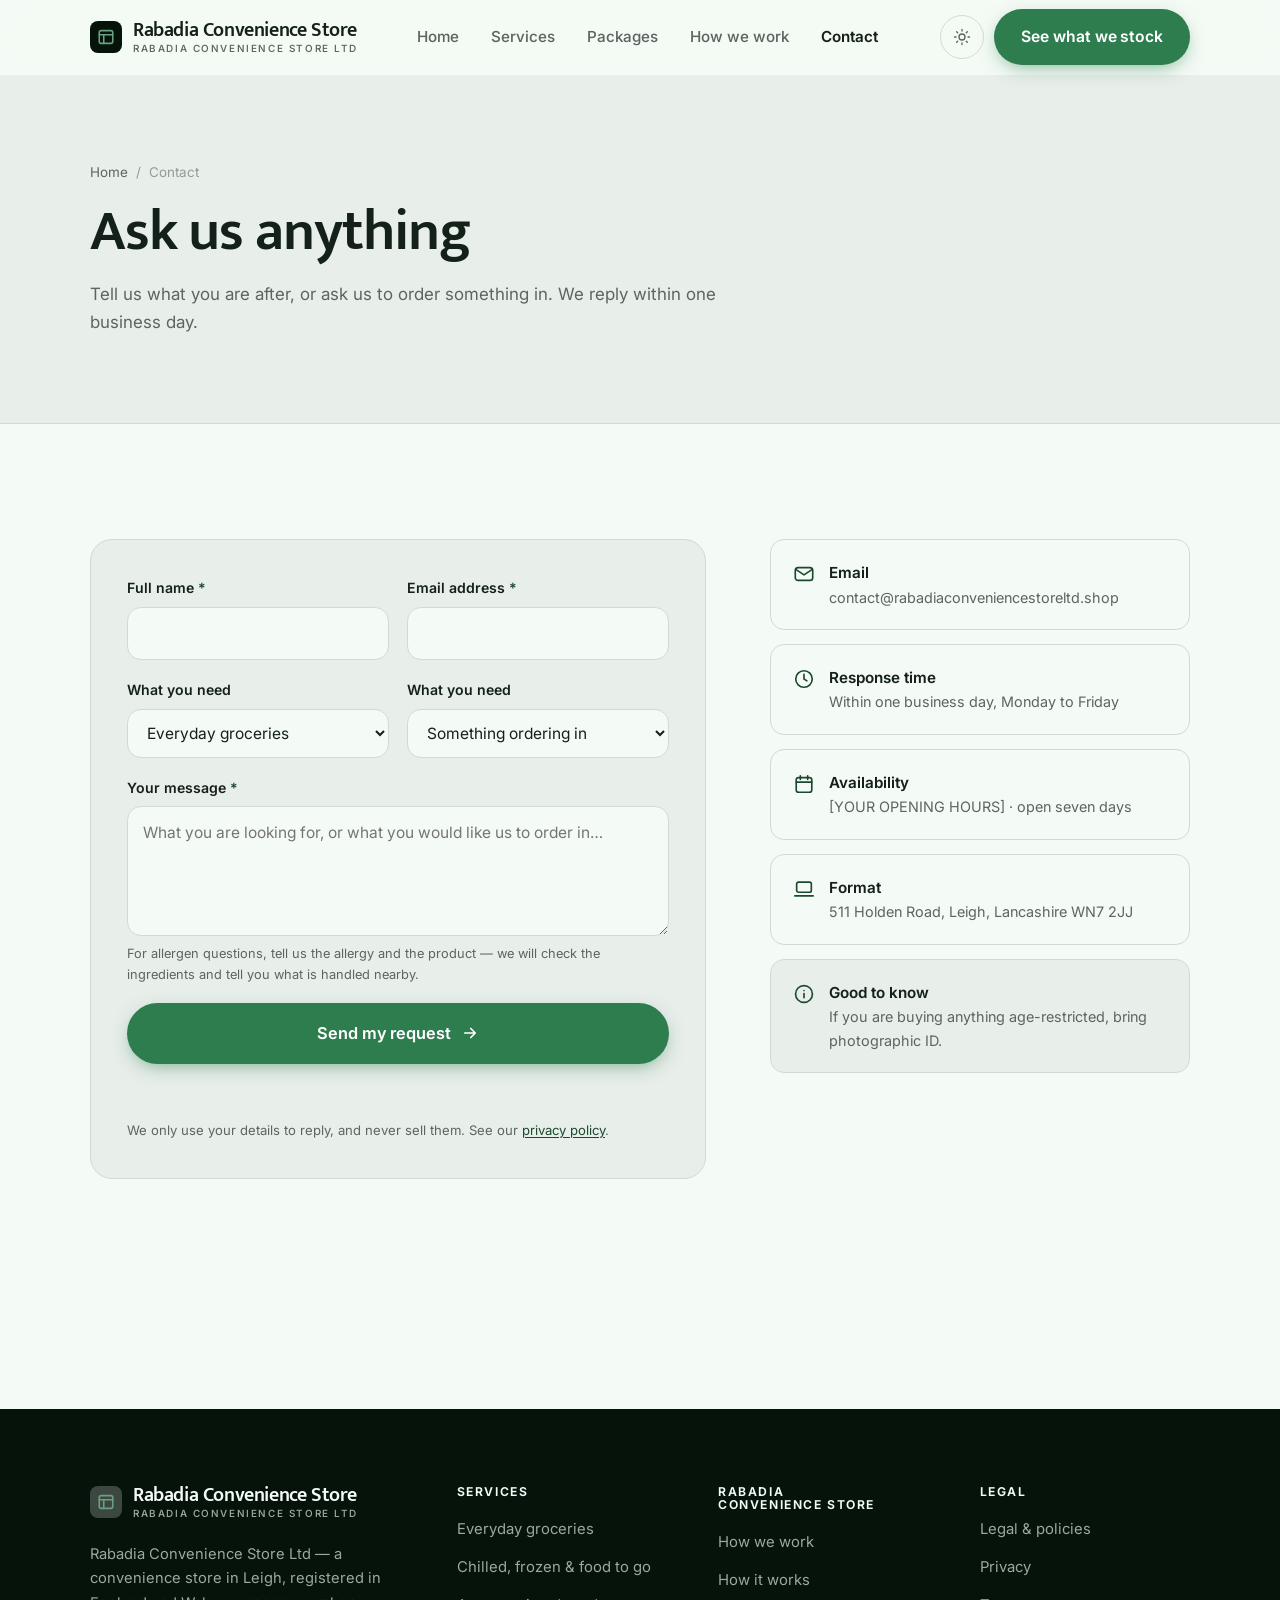
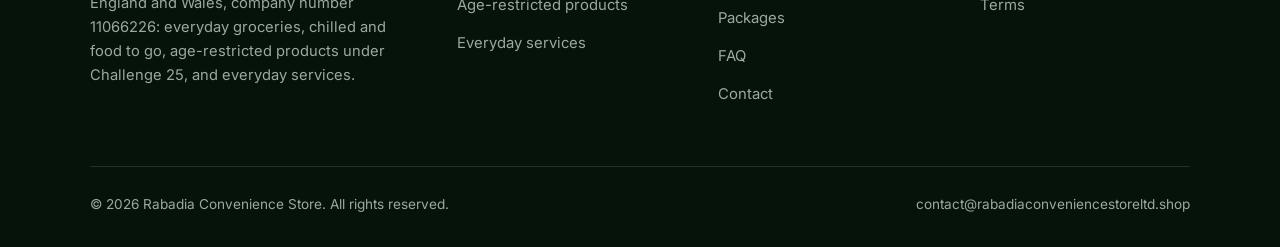
<file: contact.html>
<!DOCTYPE html>
<html lang="en" class="no-js">
<head>
<meta charset="utf-8">
<meta name="viewport" content="width=device-width, initial-scale=1">
<title>Contact — Rabadia Convenience Store</title>
<meta name="description" content="Contact Rabadia Convenience Store Ltd. We reply within one business day.">
<link rel="canonical" href="https://rabadiaconveniencestoreltd.shop/contact.html">

<meta property="og:type" content="website">
<meta property="og:url" content="https://rabadiaconveniencestoreltd.shop/contact.html">
<meta property="og:site_name" content="Rabadia Convenience Store">
<meta property="og:locale" content="en_US">
<meta property="og:title" content="Contact — Rabadia Convenience Store">
<meta property="og:description" content="Contact Rabadia Convenience Store Ltd. We reply within one business day.">
<meta name="theme-color" content="#05130b">

<link rel="icon" href="assets/img/favicon.svg" type="image/svg+xml">
<link rel="preconnect" href="https://fonts.googleapis.com">
<link rel="preconnect" href="https://fonts.gstatic.com" crossorigin>
<link rel="stylesheet" href="https://fonts.googleapis.com/css2?family=Mukta:wght@400;500;600;700&family=Inter:wght@400..700&display=swap">
<link rel="stylesheet" href="assets/css/style.css">

<!-- Thème appliqué avant le premier rendu (évite le flash) -->
<script>
document.documentElement.classList.remove('no-js');
(function(){try{var t=localStorage.getItem('site-theme');if(t){document.documentElement.setAttribute('data-theme',t);}}catch(e){}})();
</script>
</head>

<body>
<a class="skip-link" href="#main">Skip to main content</a>

<header class="site-header">
  <nav class="wrap nav" aria-label="Main navigation">
    <a class="brand" href="index.html">
      <svg class="brand__mark" viewBox="0 0 64 64" aria-hidden="true">
        <rect class="bm-bg" width="64" height="64" rx="16"/>
        <g class="bm-ic" transform="translate(14 14) scale(1.5)" fill="none" stroke-width="2.1" stroke-linecap="round" stroke-linejoin="round"><rect x="3" y="3.5" width="18" height="17" rx="2.5"/><path d="M3 9h18M9 9v11.5"/></g>
      </svg>
      <span>Rabadia Convenience Store<span class="brand__sub">Rabadia Convenience Store Ltd</span></span>
    </a>

    <ul class="nav__links" id="nav-links">
      <li><a href="index.html">Home</a></li>
      <li><a href="programs.html">Services</a></li>
      <li><a href="index.html#pricing">Packages</a></li>
      <li><a href="about.html">How we work</a></li>
      <li><a href="contact.html" aria-current="page">Contact</a></li>
      <li><a class="btn btn--primary" href="contact.html">See what we stock</a></li>
    </ul>

    <div class="nav__cta">
      <button class="theme-toggle" type="button" aria-label="Switch to dark theme">
        <svg class="icon-sun" viewBox="0 0 24 24" fill="none" stroke="currentColor" stroke-width="1.8" stroke-linecap="round" aria-hidden="true"><circle cx="12" cy="12" r="4"/><path d="M12 2v2m0 16v2M2 12h2m16 0h2M4.9 4.9l1.4 1.4m11.4 11.4 1.4 1.4M19.1 4.9l-1.4 1.4M6.3 17.7l-1.4 1.4"/></svg>
        <svg class="icon-moon" viewBox="0 0 24 24" fill="none" stroke="currentColor" stroke-width="1.8" stroke-linecap="round" stroke-linejoin="round" aria-hidden="true"><path d="M21 12.8A9 9 0 1 1 11.2 3a7 7 0 0 0 9.8 9.8z"/></svg>
      </button>
      <a class="btn btn--primary" href="contact.html">See what we stock</a>
      <button class="nav__toggle" type="button" aria-expanded="false" aria-controls="nav-links" aria-label="Open menu">
        <svg class="icon-open" viewBox="0 0 24 24" fill="none" stroke="currentColor" stroke-width="2" stroke-linecap="round" aria-hidden="true"><path d="M3 6h18M3 12h18M3 18h18"/></svg>
        <svg class="icon-close" viewBox="0 0 24 24" fill="none" stroke="currentColor" stroke-width="2" stroke-linecap="round" aria-hidden="true"><path d="M6 6l12 12M18 6L6 18"/></svg>
      </button>
    </div>
  </nav>
</header>

<main id="main">

<section class="page-head">
  <div class="wrap">
    <nav class="breadcrumb" aria-label="Breadcrumb">
      <a href="index.html">Home</a><span>/</span><span aria-current="page">Contact</span>
    </nav>
    <h1>Ask us anything</h1>
    <p>Tell us what you are after, or ask us to order something in. We reply within one business day.</p>
  </div>
</section>

<section class="section wrap">
  <div class="form-layout">

    <!--
      FORM: the action attribute holds a placeholder id. Create a free form at
      https://formspree.io and replace VOTRE_ID_FORMSPREE. Until then, the button
      opens the visitor's email app with a pre-filled message to contact@rabadiaconveniencestoreltd.shop.
    -->
    <form class="form" id="contact-form" action="https://formspree.io/f/VOTRE_ID_FORMSPREE" method="POST"
          data-email="contact@rabadiaconveniencestoreltd.shop" data-subject="Shop enquiry"
          data-msg-mail="Your email app will open with the message ready to send." data-msg-sending="Sending…"
          data-msg-ok="Thanks! Your message is on its way. We reply within one business day." data-msg-err="Sending failed. Please email us directly at">
      <div class="form__row">
        <div class="field">
          <label for="nom">Full name <span class="req" aria-hidden="true">*</span></label>
          <input type="text" id="nom" name="nom" autocomplete="name" required>
        </div>
        <div class="field">
          <label for="email">Email address <span class="req" aria-hidden="true">*</span></label>
          <input type="email" id="email" name="email" autocomplete="email" required>
        </div>
      </div>

      <div class="form__row">
        <div class="field">
          <label for="programme">What you need</label>
          <select id="programme" name="programme">
            <option>Everyday groceries</option>
            <option>Chilled, frozen &amp; food to go</option>
            <option>Age-restricted products</option>
            <option>Everyday services</option>
            <option>Not sure yet</option>
          </select>
        </div>
        <div class="field">
          <label for="niveau">What you need</label>
          <select id="niveau" name="niveau">
            <option>Something ordering in</option>
            <option>Allergen information</option>
            <option>A service or bill payment</option>
            <option>Something else</option>
          </select>
        </div>
      </div>

      <div class="field">
        <label for="message">Your message <span class="req" aria-hidden="true">*</span></label>
        <textarea id="message" name="message" required placeholder="What you are looking for, or what you would like us to order in…"></textarea>
        <span class="field__hint">For allergen questions, tell us the allergy and the product — we will check the ingredients and tell you what is handled nearby.</span>
      </div>

      <!-- Bot trap: hidden from humans -->
      <div class="visually-hidden" aria-hidden="true">
        <label for="site-web">Leave this field empty</label>
        <input type="text" id="site-web" name="_gotcha" tabindex="-1" autocomplete="off">
      </div>

      <button class="btn btn--primary btn--lg" type="submit">Send my request <svg viewBox="0 0 24 24" fill="none" stroke="currentColor" stroke-width="2.2" stroke-linecap="round" stroke-linejoin="round" aria-hidden="true"><path d="M5 12h14M13 6l6 6-6 6"/></svg></button>

      <p id="form-status" class="form__status" role="status" aria-live="polite"></p>

      <p class="form__note">
        We only use your details to reply, and never sell them. See our <a href="legal.html#privacy">privacy policy</a>.
      </p>
    </form>

    <aside class="contact-aside">
      <div class="contact-card">
        <svg viewBox="0 0 24 24" fill="none" stroke="currentColor" stroke-width="1.8" stroke-linecap="round" stroke-linejoin="round" aria-hidden="true"><rect x="2.5" y="5" width="19" height="14" rx="3"/><path d="M3 7l9 6 9-6"/></svg>
        <div><b>Email</b><a href="mailto:contact@rabadiaconveniencestoreltd.shop">contact@rabadiaconveniencestoreltd.shop</a></div>
      </div>
      <div class="contact-card">
        <svg viewBox="0 0 24 24" fill="none" stroke="currentColor" stroke-width="1.8" stroke-linecap="round" stroke-linejoin="round" aria-hidden="true"><circle cx="12" cy="12" r="9"/><path d="M12 7v5l3.2 2"/></svg>
        <div><b>Response time</b><span>Within one business day, Monday to Friday</span></div>
      </div>
      <div class="contact-card">
        <svg viewBox="0 0 24 24" fill="none" stroke="currentColor" stroke-width="1.8" stroke-linecap="round" stroke-linejoin="round" aria-hidden="true"><rect x="3.5" y="5" width="17" height="16" rx="2.5"/><path d="M8 3v4M16 3v4M3.5 10h17"/></svg>
        <div><b>Availability</b><span>[YOUR OPENING HOURS] · open seven days</span></div>
      </div>
      <div class="contact-card">
        <svg viewBox="0 0 24 24" fill="none" stroke="currentColor" stroke-width="1.8" stroke-linecap="round" stroke-linejoin="round" aria-hidden="true"><rect x="4" y="4.5" width="16" height="11" rx="2"/><path d="M2 19.5h20"/></svg>
        <div><b>Format</b><span>511 Holden Road, Leigh, Lancashire WN7 2JJ</span></div>
      </div>
      <div class="contact-card contact-card--soft">
        <svg viewBox="0 0 24 24" fill="none" stroke="currentColor" stroke-width="1.8" stroke-linecap="round" stroke-linejoin="round" aria-hidden="true"><circle cx="12" cy="12" r="9.2"/><path d="M12 16v-4.5M12 8.2v.1"/></svg>
        <div><b>Good to know</b><span>If you are buying anything age-restricted, bring photographic ID.</span></div>
      </div>
    </aside>

  </div>
</section>

</main>

<footer class="site-footer">
  <div class="wrap">
    <div class="footer__grid">
      <div class="footer__brand">
        <a class="brand" href="index.html">
          <svg class="brand__mark" viewBox="0 0 64 64" aria-hidden="true">
        <rect class="bm-bg" width="64" height="64" rx="16"/>
        <g class="bm-ic" transform="translate(14 14) scale(1.5)" fill="none" stroke-width="2.1" stroke-linecap="round" stroke-linejoin="round"><rect x="3" y="3.5" width="18" height="17" rx="2.5"/><path d="M3 9h18M9 9v11.5"/></g>
      </svg>
          <span>Rabadia Convenience Store<span class="brand__sub">Rabadia Convenience Store Ltd</span></span>
        </a>
        <p>Rabadia Convenience Store Ltd — a convenience store in Leigh, registered in England and Wales, company number 11066226: everyday groceries, chilled and food to go, age-restricted products under Challenge 25, and everyday services.</p>
      </div>

      <div class="footer__col">
        <h4>Services</h4>
        <ul>
          <li><a href="programs.html#groceries">Everyday groceries</a></li>
          <li><a href="programs.html#chilled">Chilled, frozen &amp; food to go</a></li>
          <li><a href="programs.html#restricted">Age-restricted products</a></li>
          <li><a href="programs.html#services">Everyday services</a></li>
        </ul>
      </div>

      <div class="footer__col">
        <h4>Rabadia Convenience Store</h4>
        <ul>
          <li><a href="about.html">How we work</a></li>
          <li><a href="index.html#how-it-works">How it works</a></li>
          <li><a href="index.html#pricing">Packages</a></li>
          <li><a href="index.html#faq">FAQ</a></li>
          <li><a href="contact.html">Contact</a></li>
        </ul>
      </div>

      <div class="footer__col">
        <h4>Legal</h4>
        <ul>
          <li><a href="legal.html">Legal &amp; policies</a></li>
          <li><a href="legal.html#privacy">Privacy</a></li>
          <li><a href="legal.html#terms">Terms</a></li>
        </ul>
      </div>
    </div>

    <div class="footer__bottom">
      <p>© <span data-year>2026</span> Rabadia Convenience Store. All rights reserved.</p>
      <p><a href="mailto:contact@rabadiaconveniencestoreltd.shop">contact@rabadiaconveniencestoreltd.shop</a></p>
    </div>
  </div>
</footer>

<script src="assets/js/main.js" defer></script>
</body>
</html>
</file>
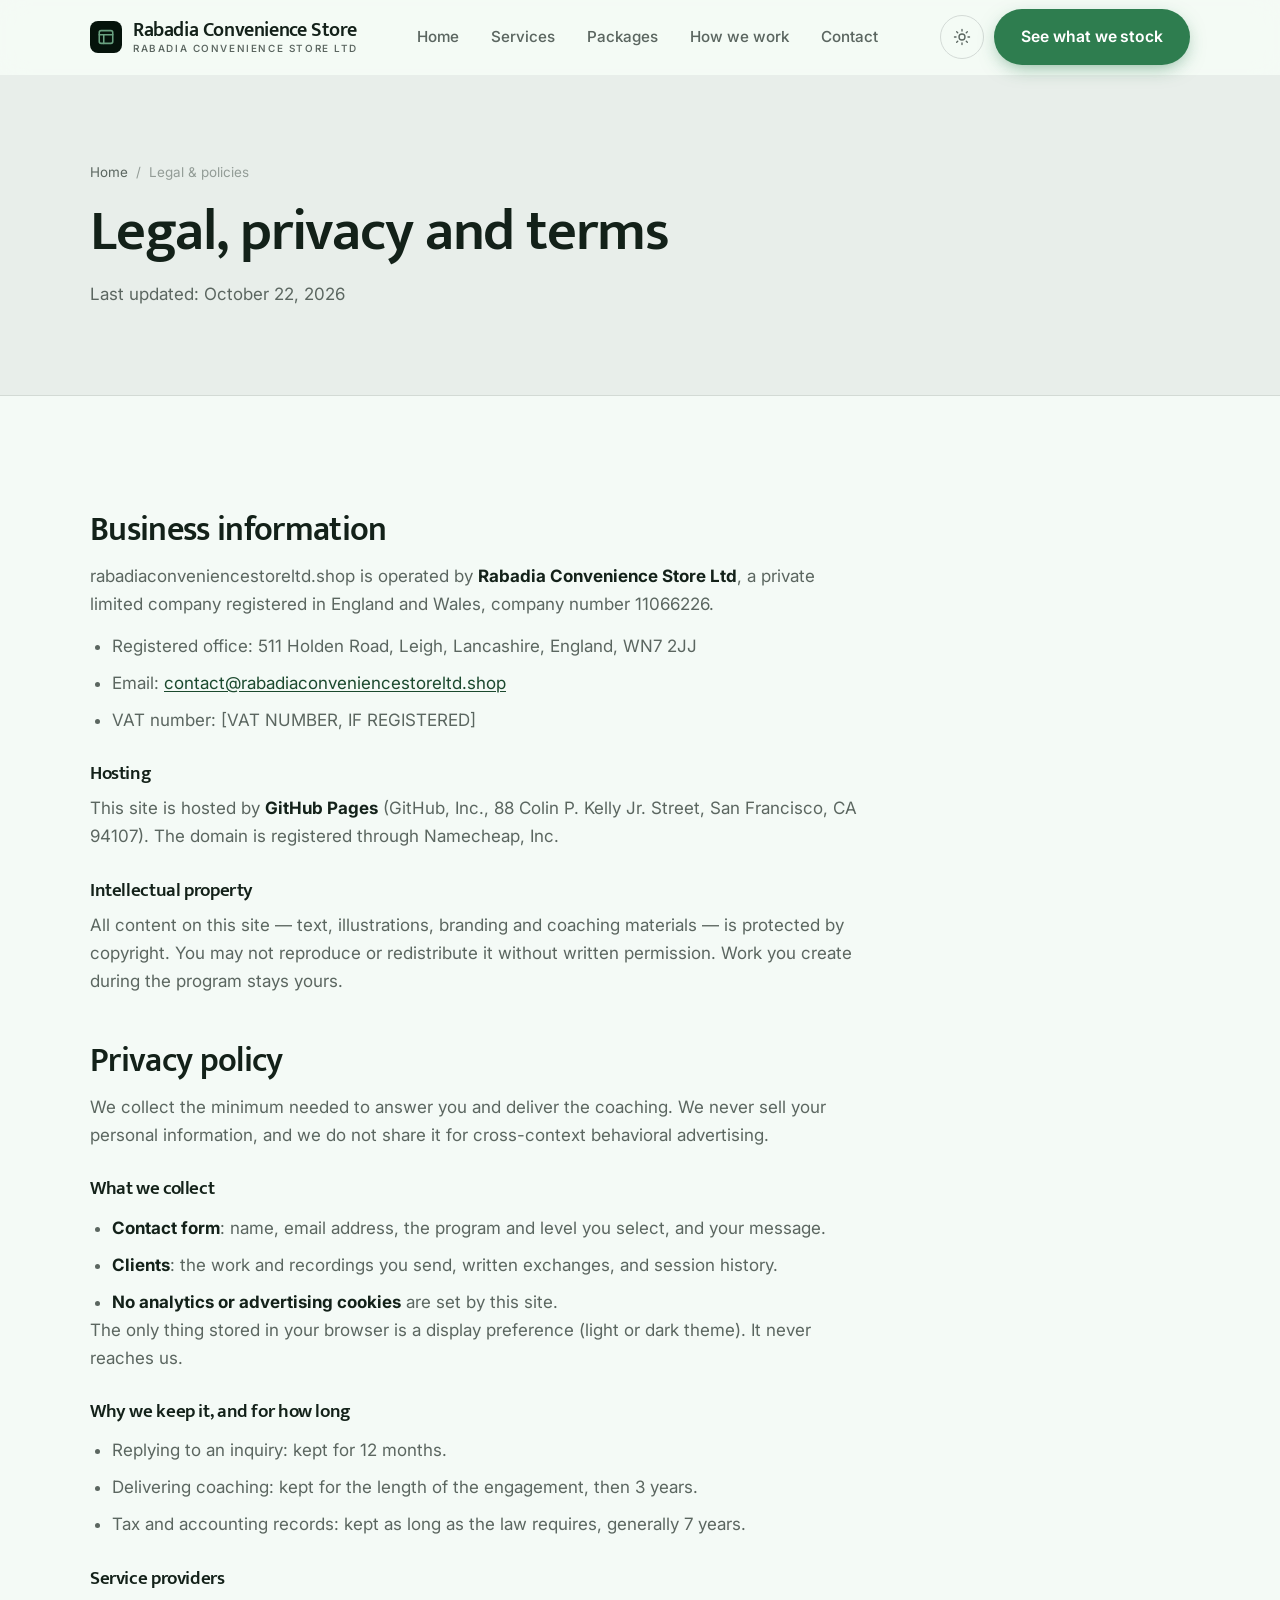
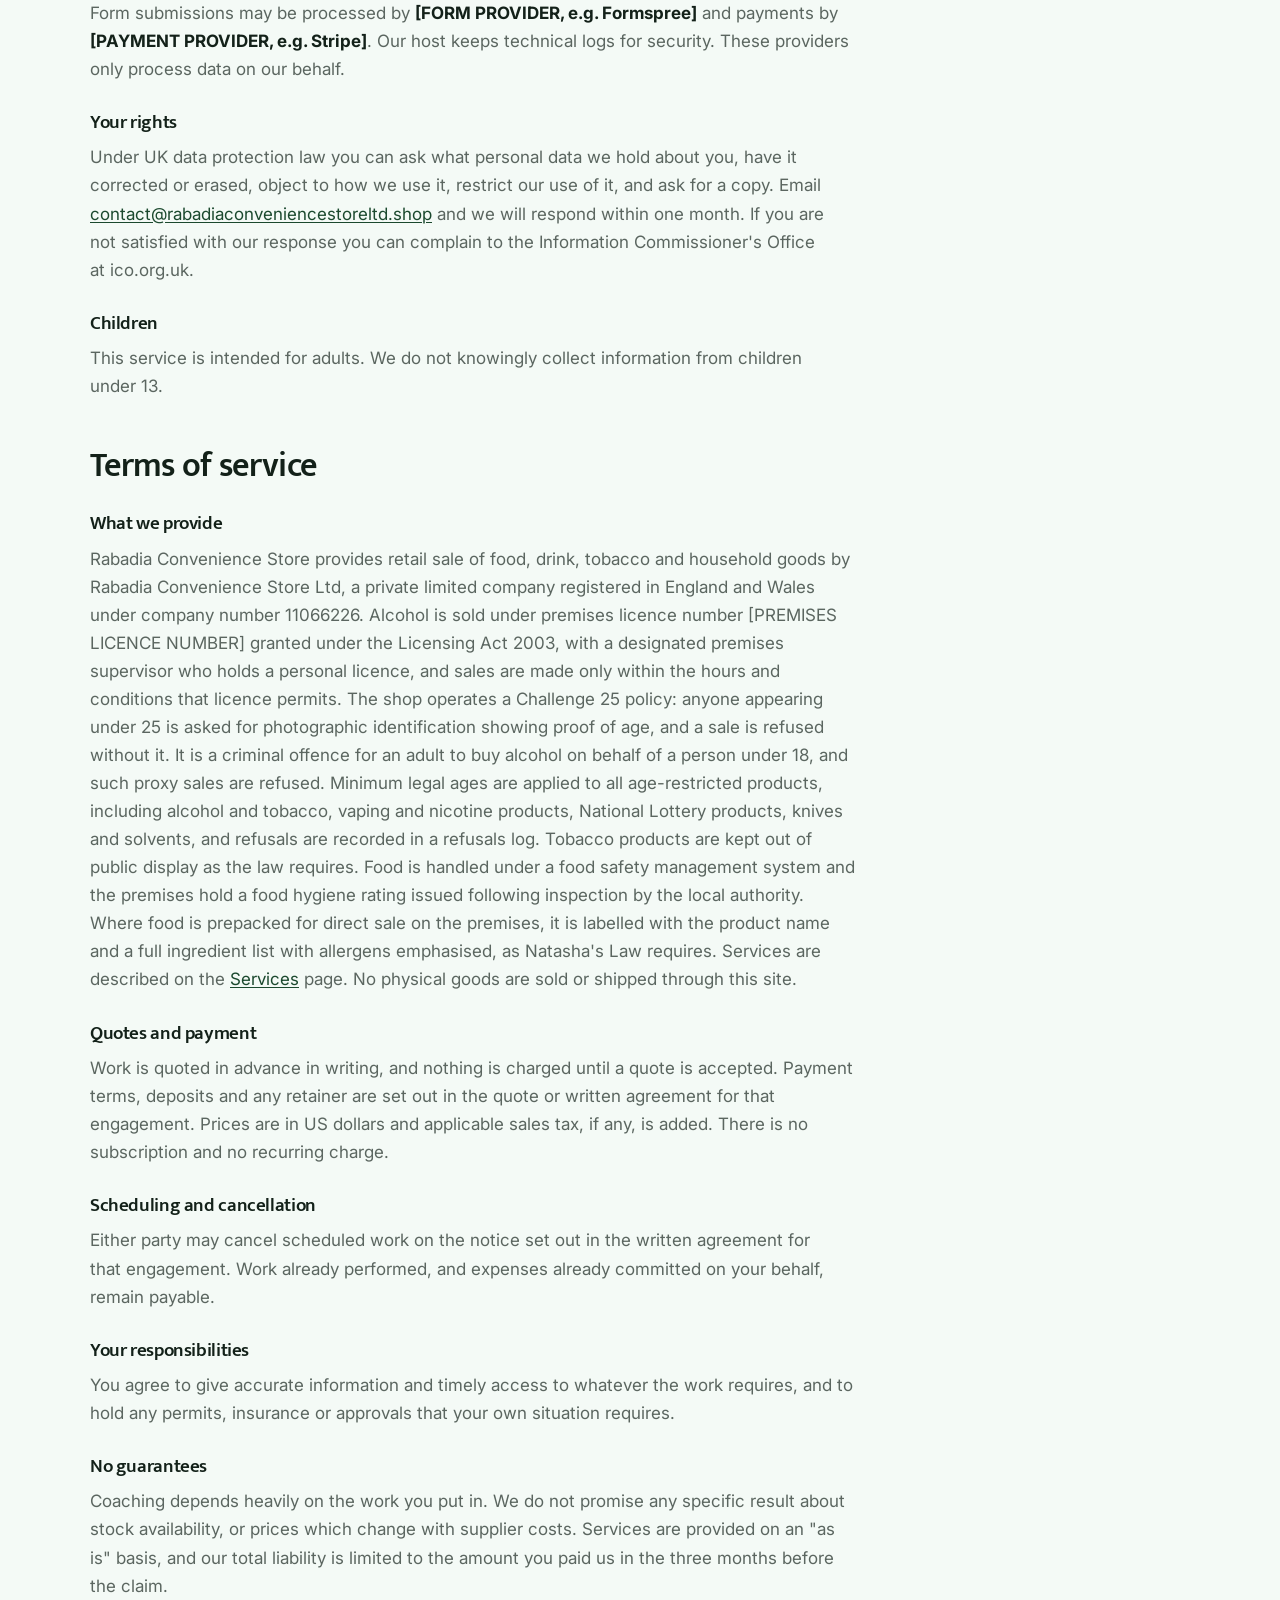
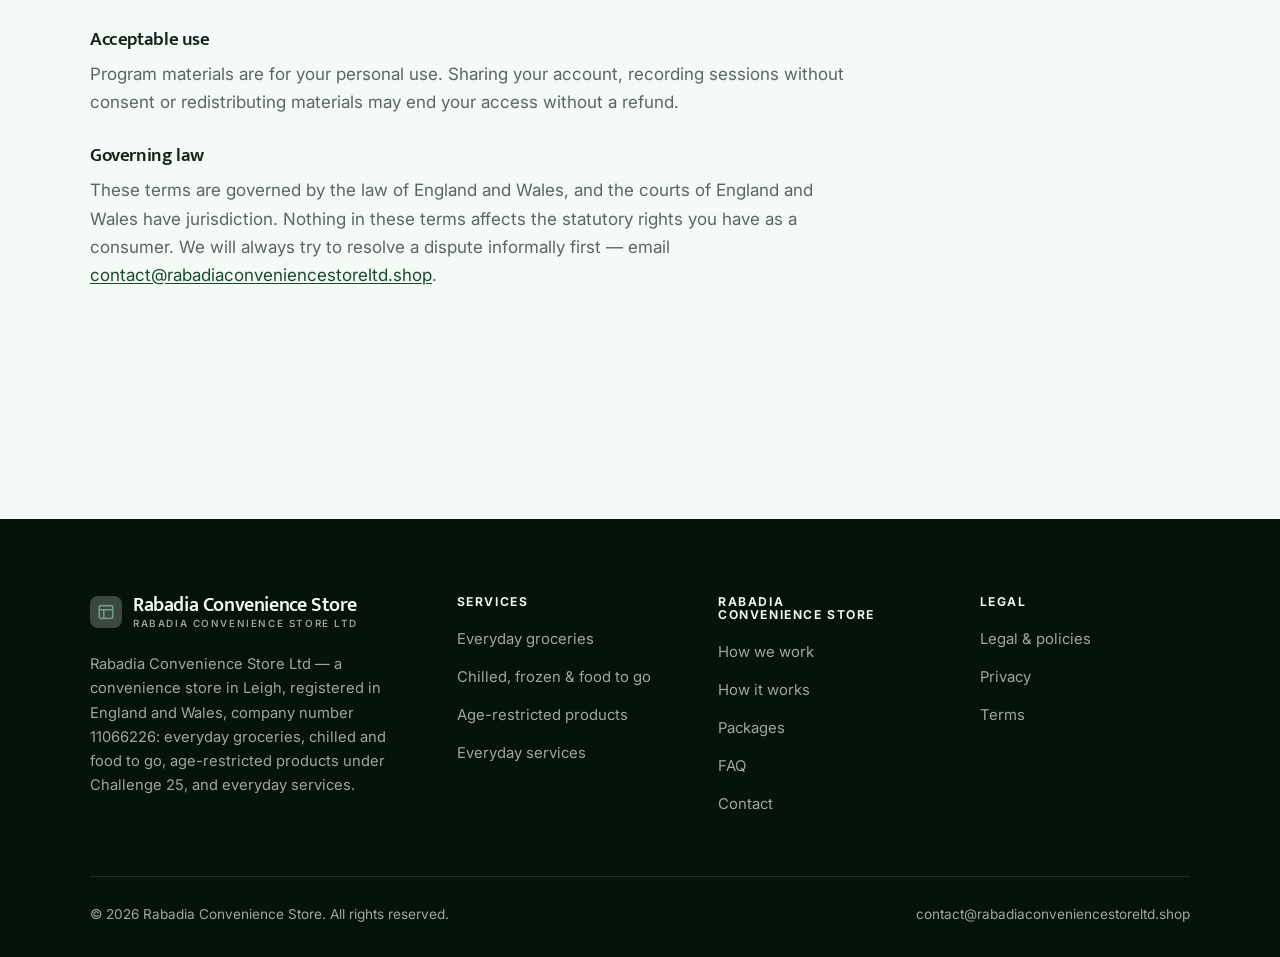
<file: legal.html>
<!DOCTYPE html>
<html lang="en" class="no-js">
<head>
<meta charset="utf-8">
<meta name="viewport" content="width=device-width, initial-scale=1">
<title>Legal, privacy and terms — Rabadia Convenience Store</title>
<meta name="description" content="Business information, privacy policy and terms of service for Rabadia Convenience Store.">
<meta name="robots" content="noindex">

<meta property="og:type" content="website">
<meta property="og:url" content="https://rabadiaconveniencestoreltd.shop/legal.html">
<meta property="og:site_name" content="Rabadia Convenience Store">
<meta property="og:locale" content="en_US">
<meta property="og:title" content="Legal, privacy and terms — Rabadia Convenience Store">
<meta property="og:description" content="Business information, privacy policy and terms of service for Rabadia Convenience Store.">
<meta name="theme-color" content="#05130b">

<link rel="icon" href="assets/img/favicon.svg" type="image/svg+xml">
<link rel="preconnect" href="https://fonts.googleapis.com">
<link rel="preconnect" href="https://fonts.gstatic.com" crossorigin>
<link rel="stylesheet" href="https://fonts.googleapis.com/css2?family=Mukta:wght@400;500;600;700&family=Inter:wght@400..700&display=swap">
<link rel="stylesheet" href="assets/css/style.css">

<!-- Thème appliqué avant le premier rendu (évite le flash) -->
<script>
document.documentElement.classList.remove('no-js');
(function(){try{var t=localStorage.getItem('site-theme');if(t){document.documentElement.setAttribute('data-theme',t);}}catch(e){}})();
</script>
</head>

<body>
<a class="skip-link" href="#main">Skip to main content</a>

<header class="site-header">
  <nav class="wrap nav" aria-label="Main navigation">
    <a class="brand" href="index.html">
      <svg class="brand__mark" viewBox="0 0 64 64" aria-hidden="true">
        <rect class="bm-bg" width="64" height="64" rx="16"/>
        <g class="bm-ic" transform="translate(14 14) scale(1.5)" fill="none" stroke-width="2.1" stroke-linecap="round" stroke-linejoin="round"><rect x="3" y="3.5" width="18" height="17" rx="2.5"/><path d="M3 9h18M9 9v11.5"/></g>
      </svg>
      <span>Rabadia Convenience Store<span class="brand__sub">Rabadia Convenience Store Ltd</span></span>
    </a>

    <ul class="nav__links" id="nav-links">
      <li><a href="index.html">Home</a></li>
      <li><a href="programs.html">Services</a></li>
      <li><a href="index.html#pricing">Packages</a></li>
      <li><a href="about.html">How we work</a></li>
      <li><a href="contact.html">Contact</a></li>
      <li><a class="btn btn--primary" href="contact.html">See what we stock</a></li>
    </ul>

    <div class="nav__cta">
      <button class="theme-toggle" type="button" aria-label="Switch to dark theme">
        <svg class="icon-sun" viewBox="0 0 24 24" fill="none" stroke="currentColor" stroke-width="1.8" stroke-linecap="round" aria-hidden="true"><circle cx="12" cy="12" r="4"/><path d="M12 2v2m0 16v2M2 12h2m16 0h2M4.9 4.9l1.4 1.4m11.4 11.4 1.4 1.4M19.1 4.9l-1.4 1.4M6.3 17.7l-1.4 1.4"/></svg>
        <svg class="icon-moon" viewBox="0 0 24 24" fill="none" stroke="currentColor" stroke-width="1.8" stroke-linecap="round" stroke-linejoin="round" aria-hidden="true"><path d="M21 12.8A9 9 0 1 1 11.2 3a7 7 0 0 0 9.8 9.8z"/></svg>
      </button>
      <a class="btn btn--primary" href="contact.html">See what we stock</a>
      <button class="nav__toggle" type="button" aria-expanded="false" aria-controls="nav-links" aria-label="Open menu">
        <svg class="icon-open" viewBox="0 0 24 24" fill="none" stroke="currentColor" stroke-width="2" stroke-linecap="round" aria-hidden="true"><path d="M3 6h18M3 12h18M3 18h18"/></svg>
        <svg class="icon-close" viewBox="0 0 24 24" fill="none" stroke="currentColor" stroke-width="2" stroke-linecap="round" aria-hidden="true"><path d="M6 6l12 12M18 6L6 18"/></svg>
      </button>
    </div>
  </nav>
</header>

<main id="main">

<section class="page-head">
  <div class="wrap">
    <nav class="breadcrumb" aria-label="Breadcrumb">
      <a href="index.html">Home</a><span>/</span><span aria-current="page">Legal &amp; policies</span>
    </nav>
    <h1>Legal, privacy and terms</h1>
    <p>Last updated: <time datetime="2026-10-22">October 22, 2026</time></p>
  </div>
</section>

<section class="section wrap">
  <div class="prose">

    <!--
      TO DO: this is a skeleton, not legal advice. Replace every [BRACKET] with
      your real details before selling, and have a lawyer review it if you can.
      Consumer protection rules differ by state.
    -->

    <h2 id="business">Business information</h2>
    <p>
      rabadiaconveniencestoreltd.shop is operated by <strong>Rabadia Convenience Store Ltd</strong>, a private limited
      company registered in England and Wales, company number 11066226.
    </p>
    <ul>
      <li>Registered office: 511 Holden Road, Leigh, Lancashire, England, WN7 2JJ</li>
      <li>Email: <a href="mailto:contact@rabadiaconveniencestoreltd.shop">contact@rabadiaconveniencestoreltd.shop</a></li>
      <li>VAT number: [VAT NUMBER, IF REGISTERED]</li>
    </ul>

    <h3>Hosting</h3>
    <p>
      This site is hosted by <strong>GitHub Pages</strong> (GitHub, Inc., 88 Colin P. Kelly Jr. Street,
      San Francisco, CA 94107). The domain is registered through Namecheap, Inc.
    </p>

    <h3>Intellectual property</h3>
    <p>
      All content on this site — text, illustrations, branding and coaching materials — is protected by
      copyright. You may not reproduce or redistribute it without written permission. Work you create during
      the program stays yours.
    </p>

    <h2 id="privacy">Privacy policy</h2>
    <p>
      We collect the minimum needed to answer you and deliver the coaching. We never sell your personal
      information, and we do not share it for cross-context behavioral advertising.
    </p>
    <h3>What we collect</h3>
    <ul>
      <li><strong>Contact form</strong>: name, email address, the program and level you select, and your message.</li>
      <li><strong>Clients</strong>: the work and recordings you send, written exchanges, and session history.</li>
      <li><strong>No analytics or advertising cookies</strong> are set by this site.</li>
    </ul>
    <p>
      The only thing stored in your browser is a display preference (light or dark theme). It never reaches us.
    </p>
    <h3>Why we keep it, and for how long</h3>
    <ul>
      <li>Replying to an inquiry: kept for 12 months.</li>
      <li>Delivering coaching: kept for the length of the engagement, then 3 years.</li>
      <li>Tax and accounting records: kept as long as the law requires, generally 7 years.</li>
    </ul>
    <h3>Service providers</h3>
    <p>
      Form submissions may be processed by <strong>[FORM PROVIDER, e.g. Formspree]</strong> and payments by
      <strong>[PAYMENT PROVIDER, e.g. Stripe]</strong>. Our host keeps technical logs for security. These
      providers only process data on our behalf.
    </p>
    <h3>Your rights</h3>
    <p>
      Under UK data protection law you can ask what personal data we hold about you, have it corrected or
      erased, object to how we use it, restrict our use of it, and ask for a copy. Email
      <a href="mailto:contact@rabadiaconveniencestoreltd.shop">contact@rabadiaconveniencestoreltd.shop</a> and we will respond within one month. If you are not satisfied with
      our response you can complain to the Information Commissioner's Office at ico.org.uk.
    </p>
    <h3>Children</h3>
    <p>
      This service is intended for adults. We do not knowingly collect information from children under 13.
    </p>

    <h2 id="terms">Terms of service</h2>
    <h3>What we provide</h3>
    <p>
      Rabadia Convenience Store provides retail sale of food, drink, tobacco and household goods by Rabadia Convenience Store Ltd, a private limited company registered in England and Wales under company number 11066226. Alcohol is sold under premises licence number [PREMISES LICENCE NUMBER] granted under the Licensing Act 2003, with a designated premises supervisor who holds a personal licence, and sales are made only within the hours and conditions that licence permits. The shop operates a Challenge 25 policy: anyone appearing under 25 is asked for photographic identification showing proof of age, and a sale is refused without it. It is a criminal offence for an adult to buy alcohol on behalf of a person under 18, and such proxy sales are refused. Minimum legal ages are applied to all age-restricted products, including alcohol and tobacco, vaping and nicotine products, National Lottery products, knives and solvents, and refusals are recorded in a refusals log. Tobacco products are kept out of public display as the law requires. Food is handled under a food safety management system and the premises hold a food hygiene rating issued following inspection by the local authority. Where food is prepacked for direct sale on the premises, it is labelled with the product name and a full ingredient list with allergens emphasised, as Natasha's Law requires. Services are described on the
      <a href="programs.html">Services</a> page. No physical goods are sold or shipped through this site.
    </p>
    <h3>Quotes and payment</h3>
    <p>
      Work is quoted in advance in writing, and nothing is charged until a quote is accepted. Payment terms,
      deposits and any retainer are set out in the quote or written agreement for that engagement. Prices are in
      US dollars and applicable sales tax, if any, is added. There is no subscription and no recurring charge.
    </p>
    <h3>Scheduling and cancellation</h3>
    <p>
      Either party may cancel scheduled work on the notice set out in the written agreement for that engagement.
      Work already performed, and expenses already committed on your behalf, remain payable.
    </p>
    <h3>Your responsibilities</h3>
    <p>
      You agree to give accurate information and timely access to whatever the work requires, and to hold any
      permits, insurance or approvals that your own situation requires.
    </p>

    <h3>No guarantees</h3>
    <p>
      Coaching depends heavily on the work you put in. We do not promise any specific result
      about stock availability, or prices which change with supplier costs. Services are provided on an "as is" basis, and our total
      liability is limited to the amount you paid us in the three months before the claim.
    </p>
    <h3>Acceptable use</h3>
    <p>
      Program materials are for your personal use. Sharing your account, recording sessions without consent
      or redistributing materials may end your access without a refund.
    </p>
    <h3>Governing law</h3>
    <p>
      These terms are governed by the law of England and Wales, and the courts of England and Wales have
      jurisdiction. Nothing in these terms affects the statutory rights you have as a consumer. We will always
      try to resolve a dispute informally first — email <a href="mailto:contact@rabadiaconveniencestoreltd.shop">contact@rabadiaconveniencestoreltd.shop</a>.
    </p>

  </div>
</section>

</main>

<footer class="site-footer">
  <div class="wrap">
    <div class="footer__grid">
      <div class="footer__brand">
        <a class="brand" href="index.html">
          <svg class="brand__mark" viewBox="0 0 64 64" aria-hidden="true">
        <rect class="bm-bg" width="64" height="64" rx="16"/>
        <g class="bm-ic" transform="translate(14 14) scale(1.5)" fill="none" stroke-width="2.1" stroke-linecap="round" stroke-linejoin="round"><rect x="3" y="3.5" width="18" height="17" rx="2.5"/><path d="M3 9h18M9 9v11.5"/></g>
      </svg>
          <span>Rabadia Convenience Store<span class="brand__sub">Rabadia Convenience Store Ltd</span></span>
        </a>
        <p>Rabadia Convenience Store Ltd — a convenience store in Leigh, registered in England and Wales, company number 11066226: everyday groceries, chilled and food to go, age-restricted products under Challenge 25, and everyday services.</p>
      </div>

      <div class="footer__col">
        <h4>Services</h4>
        <ul>
          <li><a href="programs.html#groceries">Everyday groceries</a></li>
          <li><a href="programs.html#chilled">Chilled, frozen &amp; food to go</a></li>
          <li><a href="programs.html#restricted">Age-restricted products</a></li>
          <li><a href="programs.html#services">Everyday services</a></li>
        </ul>
      </div>

      <div class="footer__col">
        <h4>Rabadia Convenience Store</h4>
        <ul>
          <li><a href="about.html">How we work</a></li>
          <li><a href="index.html#how-it-works">How it works</a></li>
          <li><a href="index.html#pricing">Packages</a></li>
          <li><a href="index.html#faq">FAQ</a></li>
          <li><a href="contact.html">Contact</a></li>
        </ul>
      </div>

      <div class="footer__col">
        <h4>Legal</h4>
        <ul>
          <li><a href="legal.html">Legal &amp; policies</a></li>
          <li><a href="legal.html#privacy">Privacy</a></li>
          <li><a href="legal.html#terms">Terms</a></li>
        </ul>
      </div>
    </div>

    <div class="footer__bottom">
      <p>© <span data-year>2026</span> Rabadia Convenience Store. All rights reserved.</p>
      <p><a href="mailto:contact@rabadiaconveniencestoreltd.shop">contact@rabadiaconveniencestoreltd.shop</a></p>
    </div>
  </div>
</footer>

<script src="assets/js/main.js" defer></script>
</body>
</html>
</file>
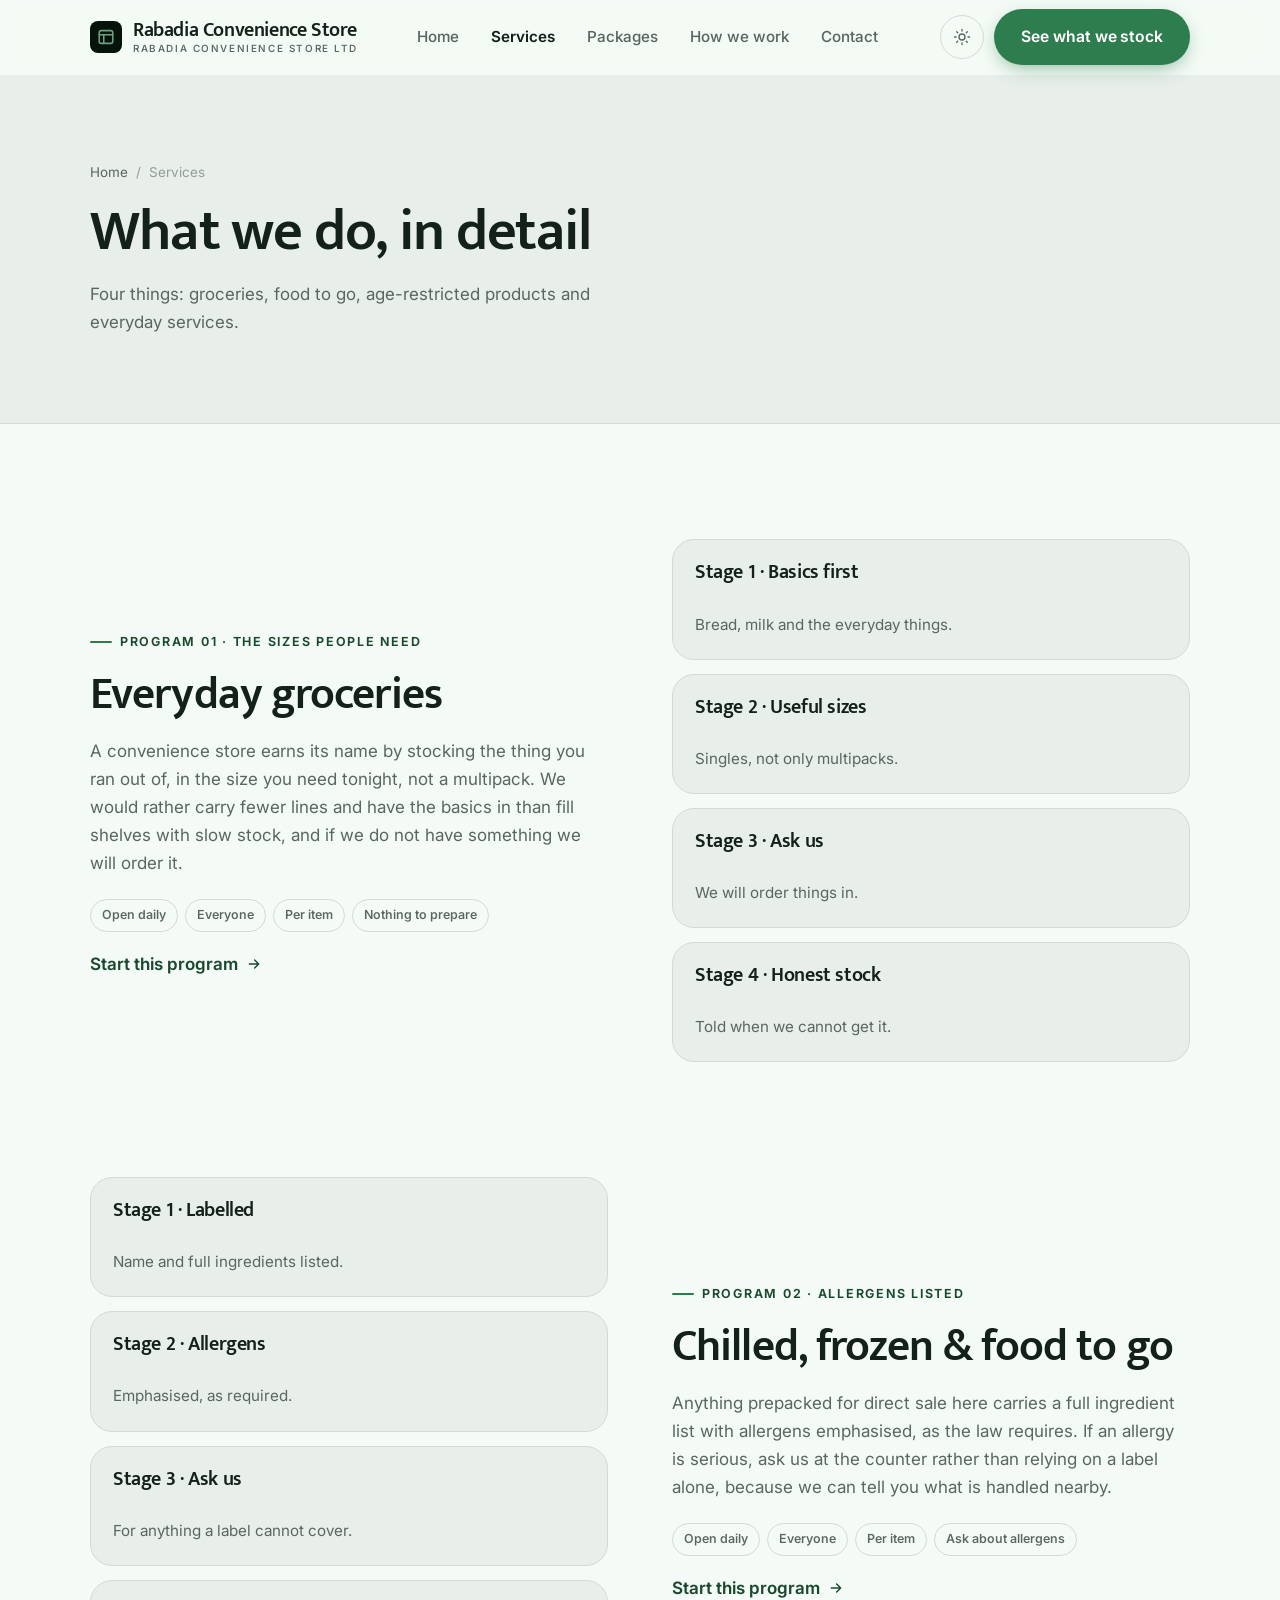
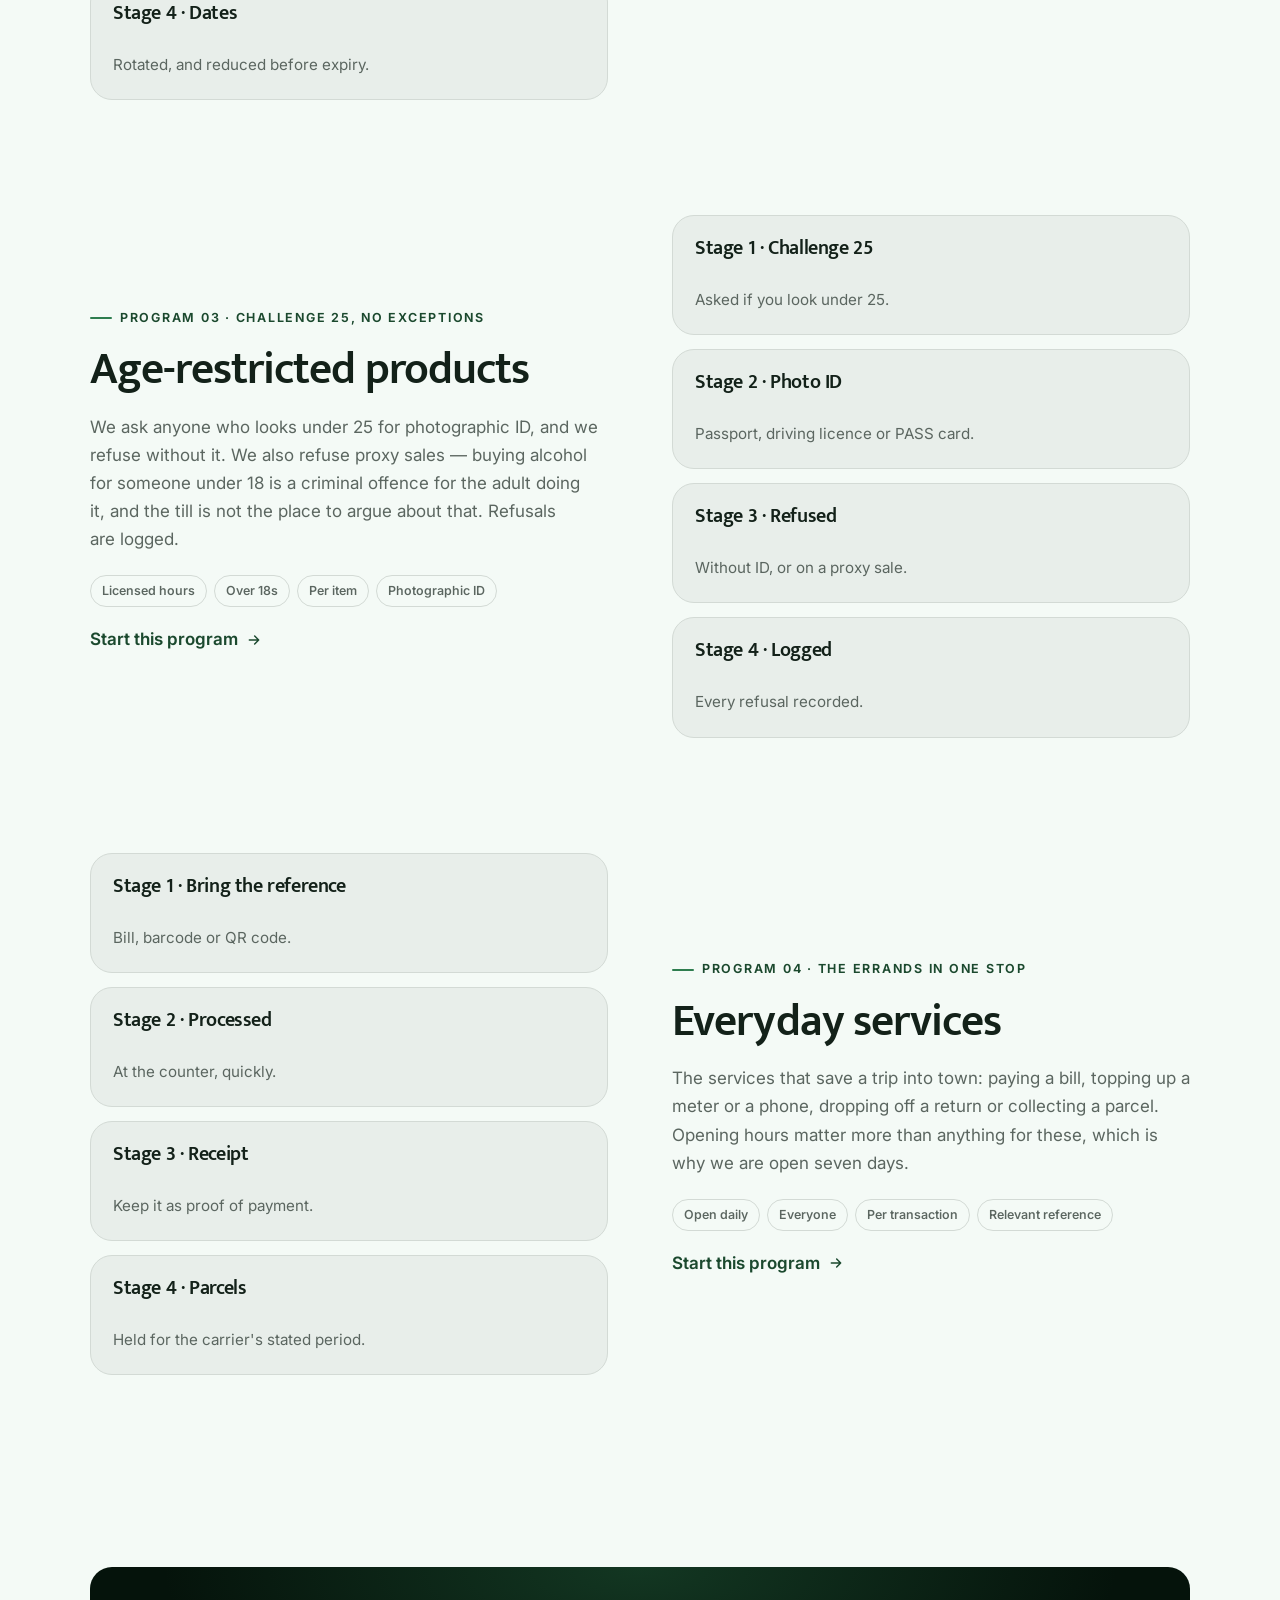
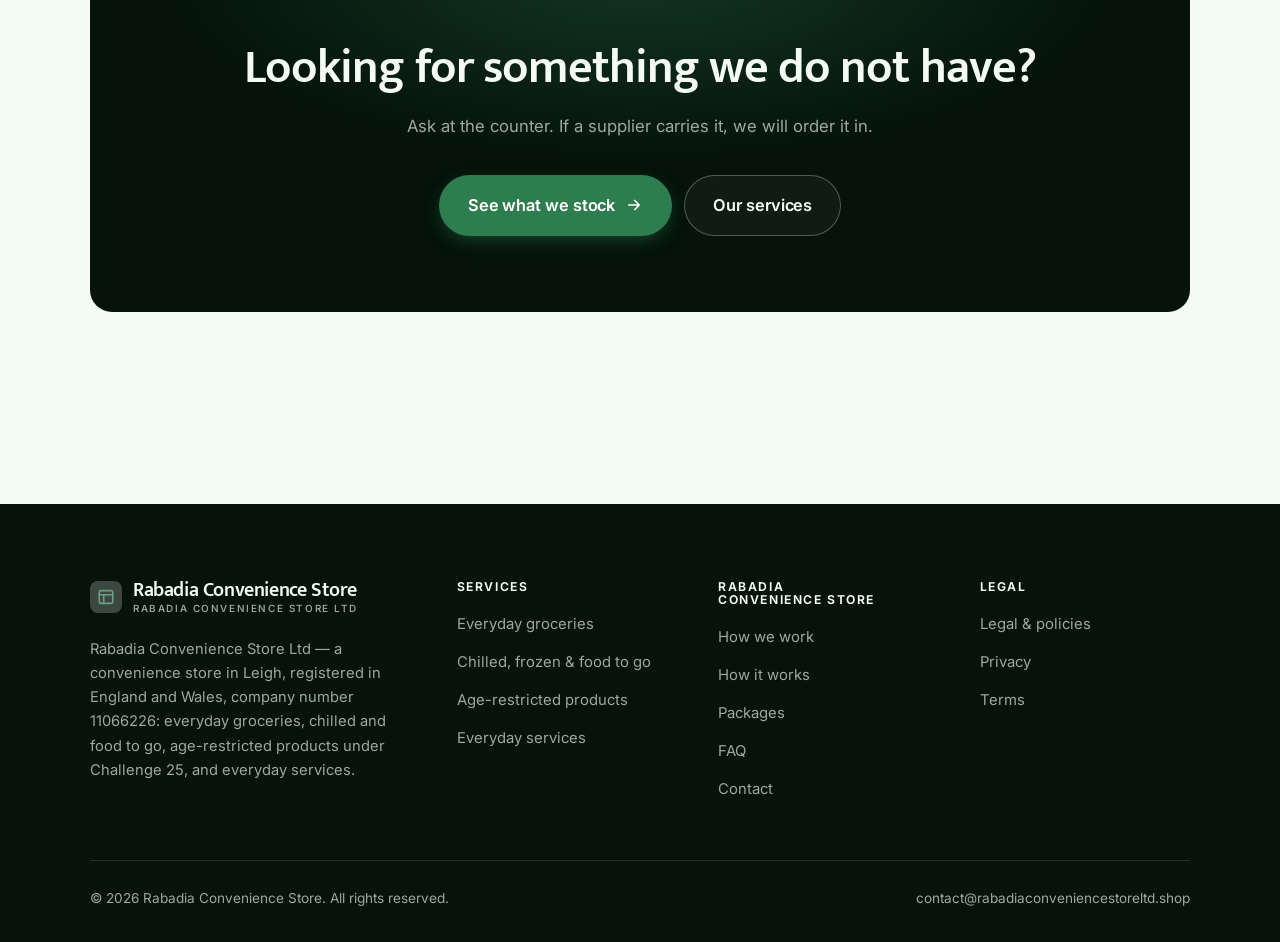
<file: programs.html>
<!DOCTYPE html>
<html lang="en" class="no-js">
<head>
<meta charset="utf-8">
<meta name="viewport" content="width=device-width, initial-scale=1">
<title>Services — Rabadia Convenience Store</title>
<meta name="description" content="What Rabadia Convenience Store Ltd offers: everyday groceries, chilled and food to go, age-restricted products, and everyday services.">
<link rel="canonical" href="https://rabadiaconveniencestoreltd.shop/programs.html">

<meta property="og:type" content="website">
<meta property="og:url" content="https://rabadiaconveniencestoreltd.shop/programs.html">
<meta property="og:site_name" content="Rabadia Convenience Store">
<meta property="og:locale" content="en_US">
<meta property="og:title" content="Services — Rabadia Convenience Store">
<meta property="og:description" content="What Rabadia Convenience Store Ltd offers: everyday groceries, chilled and food to go, age-restricted products, and everyday services.">
<meta name="theme-color" content="#05130b">

<link rel="icon" href="assets/img/favicon.svg" type="image/svg+xml">
<link rel="preconnect" href="https://fonts.googleapis.com">
<link rel="preconnect" href="https://fonts.gstatic.com" crossorigin>
<link rel="stylesheet" href="https://fonts.googleapis.com/css2?family=Mukta:wght@400;500;600;700&family=Inter:wght@400..700&display=swap">
<link rel="stylesheet" href="assets/css/style.css">

<!-- Thème appliqué avant le premier rendu (évite le flash) -->
<script>
document.documentElement.classList.remove('no-js');
(function(){try{var t=localStorage.getItem('site-theme');if(t){document.documentElement.setAttribute('data-theme',t);}}catch(e){}})();
</script>
</head>

<body>
<a class="skip-link" href="#main">Skip to main content</a>

<header class="site-header">
  <nav class="wrap nav" aria-label="Main navigation">
    <a class="brand" href="index.html">
      <svg class="brand__mark" viewBox="0 0 64 64" aria-hidden="true">
        <rect class="bm-bg" width="64" height="64" rx="16"/>
        <g class="bm-ic" transform="translate(14 14) scale(1.5)" fill="none" stroke-width="2.1" stroke-linecap="round" stroke-linejoin="round"><rect x="3" y="3.5" width="18" height="17" rx="2.5"/><path d="M3 9h18M9 9v11.5"/></g>
      </svg>
      <span>Rabadia Convenience Store<span class="brand__sub">Rabadia Convenience Store Ltd</span></span>
    </a>

    <ul class="nav__links" id="nav-links">
      <li><a href="index.html">Home</a></li>
      <li><a href="programs.html" aria-current="page">Services</a></li>
      <li><a href="index.html#pricing">Packages</a></li>
      <li><a href="about.html">How we work</a></li>
      <li><a href="contact.html">Contact</a></li>
      <li><a class="btn btn--primary" href="contact.html">See what we stock</a></li>
    </ul>

    <div class="nav__cta">
      <button class="theme-toggle" type="button" aria-label="Switch to dark theme">
        <svg class="icon-sun" viewBox="0 0 24 24" fill="none" stroke="currentColor" stroke-width="1.8" stroke-linecap="round" aria-hidden="true"><circle cx="12" cy="12" r="4"/><path d="M12 2v2m0 16v2M2 12h2m16 0h2M4.9 4.9l1.4 1.4m11.4 11.4 1.4 1.4M19.1 4.9l-1.4 1.4M6.3 17.7l-1.4 1.4"/></svg>
        <svg class="icon-moon" viewBox="0 0 24 24" fill="none" stroke="currentColor" stroke-width="1.8" stroke-linecap="round" stroke-linejoin="round" aria-hidden="true"><path d="M21 12.8A9 9 0 1 1 11.2 3a7 7 0 0 0 9.8 9.8z"/></svg>
      </button>
      <a class="btn btn--primary" href="contact.html">See what we stock</a>
      <button class="nav__toggle" type="button" aria-expanded="false" aria-controls="nav-links" aria-label="Open menu">
        <svg class="icon-open" viewBox="0 0 24 24" fill="none" stroke="currentColor" stroke-width="2" stroke-linecap="round" aria-hidden="true"><path d="M3 6h18M3 12h18M3 18h18"/></svg>
        <svg class="icon-close" viewBox="0 0 24 24" fill="none" stroke="currentColor" stroke-width="2" stroke-linecap="round" aria-hidden="true"><path d="M6 6l12 12M18 6L6 18"/></svg>
      </button>
    </div>
  </nav>
</header>

<main id="main">

<section class="page-head">
  <div class="wrap">
    <nav class="breadcrumb" aria-label="Breadcrumb">
      <a href="index.html">Home</a><span>/</span><span aria-current="page">Services</span>
    </nav>
    <h1>What we do, in detail</h1>
    <p>Four things: groceries, food to go, age-restricted products and everyday services.</p>
  </div>
</section>

<section class="section wrap" id="groceries">
  <div class="split reveal">
    <div>
      <span class="eyebrow">Program 01 · The sizes people need</span>
      <h2>Everyday groceries</h2>
      <p>A convenience store earns its name by stocking the thing you ran out of, in the size you need tonight, not a multipack. We would rather carry fewer lines and have the basics in than fill shelves with slow stock, and if we do not have something we will order it.</p>
      <ul class="tags"><li>Open daily</li><li>Everyone</li><li>Per item</li><li>Nothing to prepare</li></ul>
      <p><a class="arrow-link" href="contact.html">Start this program <svg viewBox="0 0 24 24" fill="none" stroke="currentColor" stroke-width="2.2" stroke-linecap="round" stroke-linejoin="round" aria-hidden="true"><path d="M5 12h14M13 6l6 6-6 6"/></svg></a></p>
    </div>
    <div class="grid grid--2 grid--tight">
      <article class="card card--sm">
        <h3>Stage 1 · Basics first</h3>
        <p>Bread, milk and the everyday things.</p>
      </article>
      <article class="card card--sm">
        <h3>Stage 2 · Useful sizes</h3>
        <p>Singles, not only multipacks.</p>
      </article>
      <article class="card card--sm">
        <h3>Stage 3 · Ask us</h3>
        <p>We will order things in.</p>
      </article>
      <article class="card card--sm">
        <h3>Stage 4 · Honest stock</h3>
        <p>Told when we cannot get it.</p>
      </article>
    </div>
  </div>
</section>

<section class="section section--flush wrap" id="chilled">
  <div class="split reveal">
    <div class="grid grid--2 grid--tight">
      <article class="card card--sm">
        <h3>Stage 1 · Labelled</h3>
        <p>Name and full ingredients listed.</p>
      </article>
      <article class="card card--sm">
        <h3>Stage 2 · Allergens</h3>
        <p>Emphasised, as required.</p>
      </article>
      <article class="card card--sm">
        <h3>Stage 3 · Ask us</h3>
        <p>For anything a label cannot cover.</p>
      </article>
      <article class="card card--sm">
        <h3>Stage 4 · Dates</h3>
        <p>Rotated, and reduced before expiry.</p>
      </article>
    </div>
    <div>
      <span class="eyebrow">Program 02 · Allergens listed</span>
      <h2>Chilled, frozen &amp; food to go</h2>
      <p>Anything prepacked for direct sale here carries a full ingredient list with allergens emphasised, as the law requires. If an allergy is serious, ask us at the counter rather than relying on a label alone, because we can tell you what is handled nearby.</p>
      <ul class="tags"><li>Open daily</li><li>Everyone</li><li>Per item</li><li>Ask about allergens</li></ul>
      <p><a class="arrow-link" href="contact.html">Start this program <svg viewBox="0 0 24 24" fill="none" stroke="currentColor" stroke-width="2.2" stroke-linecap="round" stroke-linejoin="round" aria-hidden="true"><path d="M5 12h14M13 6l6 6-6 6"/></svg></a></p>
    </div>
  </div>
</section>

<section class="section section--flush wrap" id="restricted">
  <div class="split reveal">
    <div>
      <span class="eyebrow">Program 03 · Challenge 25, no exceptions</span>
      <h2>Age-restricted products</h2>
      <p>We ask anyone who looks under 25 for photographic ID, and we refuse without it. We also refuse proxy sales — buying alcohol for someone under 18 is a criminal offence for the adult doing it, and the till is not the place to argue about that. Refusals are logged.</p>
      <ul class="tags"><li>Licensed hours</li><li>Over 18s</li><li>Per item</li><li>Photographic ID</li></ul>
      <p><a class="arrow-link" href="contact.html">Start this program <svg viewBox="0 0 24 24" fill="none" stroke="currentColor" stroke-width="2.2" stroke-linecap="round" stroke-linejoin="round" aria-hidden="true"><path d="M5 12h14M13 6l6 6-6 6"/></svg></a></p>
    </div>
    <div class="grid grid--2 grid--tight">
      <article class="card card--sm">
        <h3>Stage 1 · Challenge 25</h3>
        <p>Asked if you look under 25.</p>
      </article>
      <article class="card card--sm">
        <h3>Stage 2 · Photo ID</h3>
        <p>Passport, driving licence or PASS card.</p>
      </article>
      <article class="card card--sm">
        <h3>Stage 3 · Refused</h3>
        <p>Without ID, or on a proxy sale.</p>
      </article>
      <article class="card card--sm">
        <h3>Stage 4 · Logged</h3>
        <p>Every refusal recorded.</p>
      </article>
    </div>
  </div>
</section>

<section class="section section--flush wrap" id="services">
  <div class="split reveal">
    <div class="grid grid--2 grid--tight">
      <article class="card card--sm">
        <h3>Stage 1 · Bring the reference</h3>
        <p>Bill, barcode or QR code.</p>
      </article>
      <article class="card card--sm">
        <h3>Stage 2 · Processed</h3>
        <p>At the counter, quickly.</p>
      </article>
      <article class="card card--sm">
        <h3>Stage 3 · Receipt</h3>
        <p>Keep it as proof of payment.</p>
      </article>
      <article class="card card--sm">
        <h3>Stage 4 · Parcels</h3>
        <p>Held for the carrier's stated period.</p>
      </article>
    </div>
    <div>
      <span class="eyebrow">Program 04 · The errands in one stop</span>
      <h2>Everyday services</h2>
      <p>The services that save a trip into town: paying a bill, topping up a meter or a phone, dropping off a return or collecting a parcel. Opening hours matter more than anything for these, which is why we are open seven days.</p>
      <ul class="tags"><li>Open daily</li><li>Everyone</li><li>Per transaction</li><li>Relevant reference</li></ul>
      <p><a class="arrow-link" href="contact.html">Start this program <svg viewBox="0 0 24 24" fill="none" stroke="currentColor" stroke-width="2.2" stroke-linecap="round" stroke-linejoin="round" aria-hidden="true"><path d="M5 12h14M13 6l6 6-6 6"/></svg></a></p>
    </div>
  </div>
</section>

<section class="wrap section--tight">
  <div class="cta-band reveal">
    <h2>Looking for something we do not have?</h2>
    <p>Ask at the counter. If a supplier carries it, we will order it in.</p>
    <div class="hero__actions">
      <a class="btn btn--primary btn--lg" href="contact.html">See what we stock <svg viewBox="0 0 24 24" fill="none" stroke="currentColor" stroke-width="2.2" stroke-linecap="round" stroke-linejoin="round" aria-hidden="true"><path d="M5 12h14M13 6l6 6-6 6"/></svg></a>
      <a class="btn btn--on-dark btn--lg" href="programs.html">Our services</a>
    </div>
  </div>
</section>

</main>

<footer class="site-footer">
  <div class="wrap">
    <div class="footer__grid">
      <div class="footer__brand">
        <a class="brand" href="index.html">
          <svg class="brand__mark" viewBox="0 0 64 64" aria-hidden="true">
        <rect class="bm-bg" width="64" height="64" rx="16"/>
        <g class="bm-ic" transform="translate(14 14) scale(1.5)" fill="none" stroke-width="2.1" stroke-linecap="round" stroke-linejoin="round"><rect x="3" y="3.5" width="18" height="17" rx="2.5"/><path d="M3 9h18M9 9v11.5"/></g>
      </svg>
          <span>Rabadia Convenience Store<span class="brand__sub">Rabadia Convenience Store Ltd</span></span>
        </a>
        <p>Rabadia Convenience Store Ltd — a convenience store in Leigh, registered in England and Wales, company number 11066226: everyday groceries, chilled and food to go, age-restricted products under Challenge 25, and everyday services.</p>
      </div>

      <div class="footer__col">
        <h4>Services</h4>
        <ul>
          <li><a href="programs.html#groceries">Everyday groceries</a></li>
          <li><a href="programs.html#chilled">Chilled, frozen &amp; food to go</a></li>
          <li><a href="programs.html#restricted">Age-restricted products</a></li>
          <li><a href="programs.html#services">Everyday services</a></li>
        </ul>
      </div>

      <div class="footer__col">
        <h4>Rabadia Convenience Store</h4>
        <ul>
          <li><a href="about.html">How we work</a></li>
          <li><a href="index.html#how-it-works">How it works</a></li>
          <li><a href="index.html#pricing">Packages</a></li>
          <li><a href="index.html#faq">FAQ</a></li>
          <li><a href="contact.html">Contact</a></li>
        </ul>
      </div>

      <div class="footer__col">
        <h4>Legal</h4>
        <ul>
          <li><a href="legal.html">Legal &amp; policies</a></li>
          <li><a href="legal.html#privacy">Privacy</a></li>
          <li><a href="legal.html#terms">Terms</a></li>
        </ul>
      </div>
    </div>

    <div class="footer__bottom">
      <p>© <span data-year>2026</span> Rabadia Convenience Store. All rights reserved.</p>
      <p><a href="mailto:contact@rabadiaconveniencestoreltd.shop">contact@rabadiaconveniencestoreltd.shop</a></p>
    </div>
  </div>
</footer>

<script src="assets/js/main.js" defer></script>
</body>
</html>
</file>
<file: assets/css/style.css>
/* Rabadia Convenience Store — couleurs et polices de la marque.
   Modifier ces valeurs suffit à changer l'identité visuelle de tout le site. */
:root {
  --c-accent:    #2e7d4f;
  --c-on-accent: #ffffff;
  --c-ink:       #05130b;
  --c-paper:     #f4faf6;

  --accent-ink-light: color-mix(in srgb, var(--c-accent) 58%, black);
  --accent-on-dark:   color-mix(in srgb, var(--c-accent) 72%, white);

  --font-display: "Mukta", system-ui, -apple-system, "Segoe UI", sans-serif;
  --font-body: "Inter", system-ui, -apple-system, "Segoe UI", sans-serif;
  --display-weight: 600;
  --display-tracking: -.02em;
}

/* ==========================================================================
   Feuille de style commune aux sites de coaching
   Les couleurs de marque (--c-accent, --c-on-accent, --c-ink, --c-paper) et
   les polices sont définies juste au-dessus, par site. Tout le reste en dérive.
   ========================================================================== */

/* --------------------------------------------------------------------------
   1. Tokens dérivés
   -------------------------------------------------------------------------- */

:root {
  /* Thème clair */
  --paper:      var(--c-paper);
  --paper-2:    color-mix(in srgb, var(--c-paper) 95%, var(--c-ink));
  --paper-3:    color-mix(in srgb, var(--c-paper) 89%, var(--c-ink));
  --line:       color-mix(in srgb, var(--c-paper) 86%, var(--c-ink));
  --text:       color-mix(in srgb, var(--c-ink) 94%, var(--c-paper));
  --muted:      color-mix(in srgb, var(--c-ink) 64%, var(--c-paper));
  --accent:     var(--c-accent);
  --accent-600: color-mix(in srgb, var(--c-accent) 86%, black);
  --accent-ink: var(--accent-ink-light);
  --on-accent:  var(--c-on-accent);
  --ink:        var(--c-ink);
  --ink-soft:   color-mix(in srgb, var(--c-ink) 90%, white);
  --on-ink:     var(--c-paper);
  --on-ink-mut: color-mix(in srgb, var(--c-paper) 64%, var(--c-ink));
  --brand-bg:   var(--c-ink);

  /* Rayons */
  --r-sm: 8px;
  --r-md: 14px;
  --r-lg: 22px;
  --r-full: 999px;

  /* Ombres */
  --sh-1: 0 1px 2px rgba(0, 0, 0, .05), 0 2px 8px rgba(0, 0, 0, .04);
  --sh-2: 0 2px 4px rgba(0, 0, 0, .05), 0 12px 32px rgba(0, 0, 0, .09);
  --sh-3: 0 4px 8px rgba(0, 0, 0, .06), 0 24px 56px rgba(0, 0, 0, .14);

  /* Rythme */
  --gutter: clamp(16px, 4vw, 40px);
  --maxw: 1180px;
  --section-y: clamp(64px, 9vw, 124px);

  --ease: cubic-bezier(.22, .61, .36, 1);
}

/* Thème sombre — suit le système, sauf si l'utilisateur a choisi « clair » */
@media (prefers-color-scheme: dark) {
  :root:not([data-theme="light"]) {
    --paper:      var(--c-ink);
    --paper-2:    color-mix(in srgb, var(--c-ink) 92%, white);
    --paper-3:    color-mix(in srgb, var(--c-ink) 86%, white);
    --line:       color-mix(in srgb, var(--c-ink) 80%, white);
    --text:       color-mix(in srgb, var(--c-paper) 94%, var(--c-ink));
    --muted:      color-mix(in srgb, var(--c-paper) 66%, var(--c-ink));
    --accent-ink: var(--accent-on-dark);
    --ink:        color-mix(in srgb, var(--c-ink) 72%, black);
    --brand-bg:   color-mix(in srgb, var(--c-ink) 80%, white);
    --sh-1: 0 1px 2px rgba(0, 0, 0, .4), 0 2px 8px rgba(0, 0, 0, .3);
    --sh-2: 0 2px 4px rgba(0, 0, 0, .4), 0 12px 32px rgba(0, 0, 0, .45);
    --sh-3: 0 4px 8px rgba(0, 0, 0, .45), 0 24px 56px rgba(0, 0, 0, .55);
  }
}

/* Thème sombre — choix explicite */
:root[data-theme="dark"] {
  --paper:      var(--c-ink);
  --paper-2:    color-mix(in srgb, var(--c-ink) 92%, white);
  --paper-3:    color-mix(in srgb, var(--c-ink) 86%, white);
  --line:       color-mix(in srgb, var(--c-ink) 80%, white);
  --text:       color-mix(in srgb, var(--c-paper) 94%, var(--c-ink));
  --muted:      color-mix(in srgb, var(--c-paper) 66%, var(--c-ink));
  --accent-ink: var(--accent-on-dark);
  --ink:        color-mix(in srgb, var(--c-ink) 72%, black);
  --brand-bg:   color-mix(in srgb, var(--c-ink) 80%, white);
  --sh-1: 0 1px 2px rgba(0, 0, 0, .4), 0 2px 8px rgba(0, 0, 0, .3);
  --sh-2: 0 2px 4px rgba(0, 0, 0, .4), 0 12px 32px rgba(0, 0, 0, .45);
  --sh-3: 0 4px 8px rgba(0, 0, 0, .45), 0 24px 56px rgba(0, 0, 0, .55);
}

/* --------------------------------------------------------------------------
   2. Reset / base
   -------------------------------------------------------------------------- */

*, *::before, *::after { box-sizing: border-box; }

* { margin: 0; }

html {
  -webkit-text-size-adjust: 100%;
  scroll-behavior: smooth;
  scroll-padding-top: 88px;
}

body {
  background: var(--paper);
  color: var(--text);
  font-family: var(--font-body);
  font-size: 17px;
  line-height: 1.65;
  -webkit-font-smoothing: antialiased;
  text-rendering: optimizeLegibility;
  overflow-x: hidden;
}

img, svg, video { display: block; max-width: 100%; height: auto; }

a { color: inherit; text-decoration: none; }

button, input, textarea, select { font: inherit; color: inherit; }

h1, h2, h3, h4 {
  font-family: var(--font-display);
  font-weight: var(--display-weight);
  line-height: 1.08;
  letter-spacing: var(--display-tracking);
  text-wrap: balance;
}

p { text-wrap: pretty; }

:focus-visible {
  outline: 3px solid var(--accent);
  outline-offset: 3px;
  border-radius: 4px;
}

::selection { background: var(--accent); color: var(--on-accent); }

/* --------------------------------------------------------------------------
   3. Utilitaires de mise en page
   -------------------------------------------------------------------------- */

.wrap {
  width: 100%;
  max-width: var(--maxw);
  margin-inline: auto;
  padding-inline: var(--gutter);
}

.section { padding-block: var(--section-y); }
.section--flush { padding-top: 0; }
.section--tight { padding-block: clamp(48px, 6vw, 80px); }

.skip-link {
  position: absolute;
  left: 12px;
  top: -100px;
  z-index: 200;
  background: var(--accent);
  color: var(--on-accent);
  padding: 12px 20px;
  border-radius: var(--r-sm);
  font-weight: 600;
  transition: top .2s var(--ease);
}
.skip-link:focus { top: 12px; }

.eyebrow {
  display: inline-flex;
  align-items: center;
  gap: 8px;
  font-size: .78rem;
  font-weight: 650;
  letter-spacing: .14em;
  text-transform: uppercase;
  color: var(--accent-ink);
  margin-bottom: 18px;
}
.eyebrow::before {
  content: "";
  width: 22px;
  height: 2px;
  background: var(--accent);
  border-radius: 2px;
}

.section-head { max-width: 62ch; margin-bottom: clamp(36px, 5vw, 60px); }
.section-head h2 { font-size: clamp(2rem, 4.4vw, 3.1rem); }
.section-head p {
  margin-top: 18px;
  color: var(--muted);
  font-size: clamp(1rem, 1.6vw, 1.12rem);
  max-width: 58ch;
}

.section-head--center { margin-inline: auto; text-align: center; }
.section-head--center .eyebrow { justify-content: center; }
.section-head--center p { margin-inline: auto; }

/* --------------------------------------------------------------------------
   4. Boutons
   -------------------------------------------------------------------------- */

.btn {
  display: inline-flex;
  align-items: center;
  justify-content: center;
  gap: 10px;
  padding: 14px 26px;
  border: 1px solid transparent;
  border-radius: var(--r-full);
  font-weight: 620;
  font-size: .98rem;
  letter-spacing: -.005em;
  cursor: pointer;
  white-space: nowrap;
  transition: transform .18s var(--ease), background-color .18s var(--ease),
              border-color .18s var(--ease), box-shadow .18s var(--ease), color .18s var(--ease);
}
.btn:hover { transform: translateY(-2px); }
.btn:active { transform: translateY(0); }

.btn--primary {
  background: var(--accent);
  color: var(--on-accent);
  box-shadow: 0 6px 20px -6px color-mix(in srgb, var(--c-accent) 65%, transparent);
}
.btn--primary:hover {
  background: var(--accent-600);
  box-shadow: 0 12px 28px -8px color-mix(in srgb, var(--c-accent) 70%, transparent);
}

.btn--ghost {
  border-color: var(--line);
  background: transparent;
  color: var(--text);
}
.btn--ghost:hover { border-color: var(--accent); color: var(--accent-ink); }

.btn--on-dark {
  border-color: color-mix(in srgb, var(--c-paper) 28%, transparent);
  color: var(--on-ink);
  background: color-mix(in srgb, var(--c-paper) 4%, transparent);
}
.btn--on-dark:hover {
  border-color: color-mix(in srgb, var(--c-paper) 60%, transparent);
  background: color-mix(in srgb, var(--c-paper) 10%, transparent);
}

.btn--lg { padding: 16px 28px; font-size: 1.02rem; }
.btn--block { width: 100%; }

.btn svg { width: 18px; height: 18px; flex: none; }

@media (max-width: 420px) {
  .btn--lg { padding: 15px 22px; font-size: 1rem; white-space: normal; text-align: center; }
}

/* Lien fléché */
.arrow-link {
  display: inline-flex;
  align-items: center;
  gap: 8px;
  font-weight: 620;
  color: var(--accent-ink);
}
.arrow-link svg { width: 16px; height: 16px; transition: transform .18s var(--ease); }
.arrow-link:hover svg { transform: translateX(4px); }

/* --------------------------------------------------------------------------
   5. En-tête / navigation
   -------------------------------------------------------------------------- */

.site-header {
  position: sticky;
  top: 0;
  z-index: 100;
  background: color-mix(in srgb, var(--paper) 82%, transparent);
  backdrop-filter: saturate(180%) blur(14px);
  -webkit-backdrop-filter: saturate(180%) blur(14px);
  border-bottom: 1px solid transparent;
  transition: border-color .25s var(--ease), background-color .25s var(--ease);
}
.site-header.is-stuck {
  border-bottom-color: var(--line);
  background: color-mix(in srgb, var(--paper) 94%, transparent);
}

.nav {
  display: flex;
  align-items: center;
  justify-content: space-between;
  gap: 24px;
  height: 74px;
}

.brand {
  display: inline-flex;
  align-items: center;
  gap: 11px;
  font-family: var(--font-display);
  font-weight: var(--display-weight);
  font-size: 1.24rem;
  letter-spacing: var(--display-tracking);
  flex: none;
  line-height: 1.1;
}
.brand__mark { width: 32px; height: 32px; flex: none; }
.brand__mark .bm-bg { fill: var(--brand-bg); }
.brand__mark .bm-ic { stroke: var(--accent-on-dark); color: var(--accent-on-dark); }
.brand__sub {
  display: block;
  font-family: var(--font-body);
  font-size: .62rem;
  font-weight: 550;
  letter-spacing: .16em;
  text-transform: uppercase;
  color: var(--muted);
  margin-top: 1px;
}

.nav__links {
  display: flex;
  align-items: center;
  gap: 4px;
  list-style: none;
  padding: 0;
}
.nav__links a {
  display: block;
  padding: 9px 14px;
  border-radius: var(--r-full);
  font-size: .95rem;
  font-weight: 520;
  color: var(--muted);
  transition: color .16s var(--ease), background-color .16s var(--ease);
}
.nav__links a:hover { color: var(--text); background: var(--paper-2); }
.nav__links a[aria-current="page"] { color: var(--text); font-weight: 620; }
.nav__links .btn { display: none; }

.nav__cta { display: flex; align-items: center; gap: 10px; flex: none; }

.nav__toggle {
  display: none;
  width: 44px;
  height: 44px;
  align-items: center;
  justify-content: center;
  background: transparent;
  border: 1px solid var(--line);
  border-radius: var(--r-full);
  cursor: pointer;
}
.nav__toggle svg { width: 20px; height: 20px; }
.nav__toggle .icon-close { display: none; }
.nav__toggle[aria-expanded="true"] .icon-open { display: none; }
.nav__toggle[aria-expanded="true"] .icon-close { display: block; }

@media (max-width: 900px) {
  .nav__links, .nav__cta .btn { display: none; }
  .nav__toggle { display: inline-flex; }

  .nav__links {
    position: fixed;
    inset: 74px 0 auto;
    flex-direction: column;
    align-items: stretch;
    gap: 2px;
    padding: 20px var(--gutter) 32px;
    background: var(--paper);
    border-bottom: 1px solid var(--line);
    box-shadow: var(--sh-2);
  }
  .nav__links.is-open { display: flex; }
  .nav__links a { padding: 14px 4px; font-size: 1.1rem; border-radius: var(--r-sm); }
  .nav__links a.btn { display: inline-flex; margin-top: 14px; padding: 14px 26px; color: var(--on-accent); }
}

@media (max-width: 380px) {
  .brand__sub { display: none; }
}

/* Bouton de thème */
.theme-toggle {
  width: 44px;
  height: 44px;
  display: inline-flex;
  align-items: center;
  justify-content: center;
  background: transparent;
  border: 1px solid var(--line);
  border-radius: var(--r-full);
  cursor: pointer;
  color: var(--muted);
  transition: color .16s var(--ease), border-color .16s var(--ease);
}
.theme-toggle:hover { color: var(--text); border-color: var(--accent); }
.theme-toggle svg { width: 18px; height: 18px; }
.theme-toggle .icon-moon { display: none; }
:root[data-theme="dark"] .theme-toggle .icon-sun { display: none; }
:root[data-theme="dark"] .theme-toggle .icon-moon { display: block; }
@media (prefers-color-scheme: dark) {
  :root:not([data-theme="light"]) .theme-toggle .icon-sun { display: none; }
  :root:not([data-theme="light"]) .theme-toggle .icon-moon { display: block; }
}

/* --------------------------------------------------------------------------
   6. Hero
   -------------------------------------------------------------------------- */

.hero {
  position: relative;
  background: var(--ink);
  color: var(--on-ink);
  overflow: hidden;
  isolation: isolate;
}

/* Halo de couleur + grain léger */
.hero::before {
  content: "";
  position: absolute;
  inset: -30% -10% auto;
  height: 130%;
  background:
    radial-gradient(60% 55% at 78% 18%, color-mix(in srgb, var(--c-accent) 34%, transparent), transparent 62%),
    radial-gradient(48% 44% at 12% 88%, color-mix(in srgb, var(--c-accent) 16%, transparent), transparent 66%);
  z-index: -2;
  pointer-events: none;
}
.hero::after {
  content: "";
  position: absolute;
  inset: 0;
  background-image: url("data:image/svg+xml,%3Csvg xmlns='http://www.w3.org/2000/svg' width='160' height='160'%3E%3Cfilter id='n'%3E%3CfeTurbulence type='fractalNoise' baseFrequency='.85' numOctaves='3'/%3E%3C/filter%3E%3Crect width='160' height='160' filter='url(%23n)' opacity='.28'/%3E%3C/svg%3E");
  opacity: .45;
  mix-blend-mode: overlay;
  z-index: -1;
  pointer-events: none;
}

.hero__inner {
  display: grid;
  grid-template-columns: minmax(0, 1.05fr) minmax(0, .95fr);
  align-items: center;
  gap: clamp(32px, 5vw, 72px);
  padding-block: clamp(56px, 8vw, 110px);
}

.hero h1 {
  font-size: clamp(2.5rem, 6vw, 4.6rem);
  letter-spacing: calc(var(--display-tracking) * 1.4);
}
.hero h1 em {
  font-style: normal;
  color: var(--accent-on-dark);
  text-decoration: underline;
  text-decoration-color: color-mix(in srgb, var(--c-accent) 45%, transparent);
  text-decoration-thickness: .1em;
  text-underline-offset: .14em;
  text-decoration-skip-ink: none;
}

.hero__lede {
  margin-top: 22px;
  font-size: clamp(1.04rem, 1.9vw, 1.2rem);
  color: var(--on-ink-mut);
  max-width: 50ch;
}

.hero__actions {
  display: flex;
  flex-wrap: wrap;
  gap: 12px;
  margin-top: 34px;
}

.hero__eyebrow { color: var(--accent-on-dark); }
.hero__eyebrow::before { background: var(--accent-on-dark); }

/* Faits sur l'offre */
.hero__proof {
  display: grid;
  grid-template-columns: repeat(4, minmax(0, 1fr));
  gap: clamp(18px, 3vw, 32px);
  margin-top: 44px;
  padding: 26px 0 0;
  border-top: 1px solid color-mix(in srgb, var(--c-paper) 14%, transparent);
  list-style: none;
}
.stat__num {
  display: block;
  font-family: var(--font-display);
  font-size: clamp(1.5rem, 2.6vw, 2.05rem);
  font-weight: var(--display-weight);
  line-height: 1;
  letter-spacing: var(--display-tracking);
  white-space: nowrap;
}
.stat__label {
  display: block;
  margin-top: 7px;
  font-size: .82rem;
  line-height: 1.4;
  color: var(--on-ink-mut);
}

.hero__art svg { width: 100%; height: auto; border-radius: var(--r-lg); box-shadow: var(--sh-3); }

@media (max-width: 880px) {
  .hero__inner { grid-template-columns: 1fr; }
  .hero__art { order: -1; max-width: 560px; }
}
@media (max-width: 540px) {
  .hero__proof { grid-template-columns: repeat(2, minmax(0, 1fr)); }
}

/* --------------------------------------------------------------------------
   7. Bandeau défilant
   -------------------------------------------------------------------------- */

.marquee {
  background: var(--ink-soft);
  color: var(--on-ink-mut);
  border-top: 1px solid color-mix(in srgb, var(--c-paper) 8%, transparent);
  padding-block: 18px;
  overflow: hidden;
  white-space: nowrap;
  mask-image: linear-gradient(90deg, transparent, #000 8%, #000 92%, transparent);
  -webkit-mask-image: linear-gradient(90deg, transparent, #000 8%, #000 92%, transparent);
}
.marquee__track {
  display: inline-flex;
  gap: 42px;
  align-items: center;
  animation: marquee 38s linear infinite;
  font-size: .86rem;
  letter-spacing: .12em;
  text-transform: uppercase;
  font-weight: 560;
}
.marquee__track span { display: inline-flex; align-items: center; gap: 42px; }
.marquee__track span::after {
  content: "";
  width: 5px; height: 5px;
  border-radius: 50%;
  background: var(--accent);
  opacity: .8;
}
@keyframes marquee { to { transform: translateX(-50%); } }

/* --------------------------------------------------------------------------
   8. Grilles de cartes
   -------------------------------------------------------------------------- */

.grid {
  display: grid;
  gap: clamp(16px, 2.2vw, 26px);
}
.grid--2 { grid-template-columns: repeat(auto-fit, minmax(min(100%, 260px), 1fr)); }
.grid--3 { grid-template-columns: repeat(auto-fit, minmax(min(100%, 270px), 1fr)); }
.grid--4 { grid-template-columns: repeat(auto-fit, minmax(min(100%, 230px), 1fr)); }
.grid--tight { gap: 14px; }

.card {
  position: relative;
  display: flex;
  flex-direction: column;
  padding: 28px;
  background: var(--paper-2);
  border: 1px solid var(--line);
  border-radius: var(--r-lg);
  transition: transform .22s var(--ease), box-shadow .22s var(--ease), border-color .22s var(--ease);
}
a.card:hover, .card--lift:hover {
  transform: translateY(-5px);
  box-shadow: var(--sh-2);
  border-color: color-mix(in srgb, var(--c-accent) 45%, var(--line));
}
.card--sm { padding: 22px; }
.card--sm h3 { font-size: 1rem; }
.card__icon {
  width: 52px;
  height: 52px;
  display: grid;
  place-items: center;
  border-radius: var(--r-md);
  background: color-mix(in srgb, var(--c-accent) 15%, transparent);
  color: var(--accent-ink);
  margin-bottom: 20px;
}
.card__icon svg { width: 26px; height: 26px; }
.card h3 { font-size: 1.22rem; margin-bottom: 10px; }
.card p { color: var(--muted); font-size: .95rem; }
.card .arrow-link { margin-top: auto; padding-top: 18px; font-size: .92rem; }

.tags {
  list-style: none;
  padding: 0;
  margin: 18px 0 0;
  display: flex;
  flex-wrap: wrap;
  gap: 7px;
}
.tags li {
  font-size: .78rem;
  font-weight: 560;
  padding: 5px 11px;
  border-radius: var(--r-full);
  background: var(--paper);
  border: 1px solid var(--line);
  color: var(--muted);
}

/* --------------------------------------------------------------------------
   9. Méthode (étapes)
   -------------------------------------------------------------------------- */

.steps { counter-reset: step; }
.step {
  position: relative;
  padding: 30px 26px 26px;
  background: var(--paper);
  border: 1px solid var(--line);
  border-radius: var(--r-lg);
}
.step::before {
  counter-increment: step;
  content: "0" counter(step);
  display: block;
  font-family: var(--font-display);
  font-size: 2.6rem;
  font-weight: var(--display-weight);
  line-height: 1;
  letter-spacing: var(--display-tracking);
  color: color-mix(in srgb, var(--c-accent) 55%, var(--paper));
  margin-bottom: 16px;
}
.step h3 { font-size: 1.12rem; margin-bottom: 9px; }
.step p { color: var(--muted); font-size: .93rem; }

/* --------------------------------------------------------------------------
   10. Tarifs
   -------------------------------------------------------------------------- */

.plans { align-items: start; }

.plan {
  display: flex;
  flex-direction: column;
  padding: 32px 28px;
  background: var(--paper);
  border: 1px solid var(--line);
  border-radius: var(--r-lg);
  height: 100%;
  position: relative;
}
.plan--featured {
  background: var(--ink);
  color: var(--on-ink);
  border-color: var(--ink);
  box-shadow: var(--sh-3);
}
.plan--featured .plan__desc,
.plan--featured .plan__period,
.plan--featured .plan__features li { color: var(--on-ink-mut); }
.plan--featured .plan__features li::before { color: var(--accent-on-dark); }

.plan__tag {
  position: absolute;
  top: 18px;
  right: 18px;
  font-size: .7rem;
  font-weight: 680;
  letter-spacing: .1em;
  text-transform: uppercase;
  padding: 5px 12px;
  border-radius: var(--r-full);
  background: var(--accent);
  color: var(--on-accent);
}

.plan h3 { font-size: 1.3rem; }
.plan--featured h3 { padding-right: 120px; }
.plan__desc { margin-top: 8px; color: var(--muted); font-size: .92rem; min-height: 2.8em; }

.plan__price {
  display: flex;
  align-items: baseline;
  gap: 6px;
  margin: 22px 0 4px;
  font-family: var(--font-display);
  font-size: clamp(2.2rem, 4vw, 2.9rem);
  font-weight: var(--display-weight);
  letter-spacing: var(--display-tracking);
  line-height: 1;
}
.plan__period { font-family: var(--font-body); font-size: .9rem; font-weight: 450; color: var(--muted); letter-spacing: 0; }

.plan__features {
  list-style: none;
  padding: 0;
  margin: 24px 0 28px;
  display: grid;
  gap: 11px;
  flex: 1;
}
.plan__features li {
  display: grid;
  grid-template-columns: 20px 1fr;
  gap: 10px;
  font-size: .93rem;
  color: var(--muted);
  align-items: start;
}
.plan__features li::before {
  content: "✓";
  color: var(--accent-ink);
  font-weight: 700;
  line-height: 1.5;
}

.plans-note { text-align: center; margin-top: 26px; font-size: .88rem; color: var(--muted); }

/* --------------------------------------------------------------------------
   11. Bloc split (texte + illustration)
   -------------------------------------------------------------------------- */

.split {
  display: grid;
  grid-template-columns: repeat(auto-fit, minmax(min(100%, 340px), 1fr));
  gap: clamp(32px, 5vw, 68px);
  align-items: center;
}
.split--top { align-items: start; }
.split__art svg { width: 100%; border-radius: var(--r-lg); box-shadow: var(--sh-2); }
.split h2 { font-size: clamp(1.9rem, 4vw, 2.8rem); }
.split p { margin-top: 18px; color: var(--muted); }
.split .tags { margin-top: 22px; }

/* --------------------------------------------------------------------------
   12. FAQ
   -------------------------------------------------------------------------- */

.faq { max-width: 780px; margin-inline: auto; }
.faq details {
  border-bottom: 1px solid var(--line);
  padding: 4px 0;
}
.faq summary {
  display: flex;
  align-items: center;
  justify-content: space-between;
  gap: 20px;
  padding: 22px 4px;
  cursor: pointer;
  list-style: none;
  font-family: var(--font-display);
  font-size: 1.08rem;
  font-weight: var(--display-weight);
  letter-spacing: var(--display-tracking);
}
.faq summary::-webkit-details-marker { display: none; }
.faq summary::after {
  content: "";
  flex: none;
  width: 13px;
  height: 13px;
  border-right: 2px solid var(--muted);
  border-bottom: 2px solid var(--muted);
  transform: rotate(45deg) translate(-3px, -3px);
  transition: transform .2s var(--ease), border-color .2s var(--ease);
}
.faq details[open] summary::after {
  transform: rotate(225deg) translate(-3px, -3px);
  border-color: var(--accent);
}
.faq details p { padding: 0 4px 24px; color: var(--muted); max-width: 66ch; }

/* --------------------------------------------------------------------------
   13. Bandeau d'appel à l'action
   -------------------------------------------------------------------------- */

.cta-band {
  position: relative;
  background: var(--ink);
  color: var(--on-ink);
  border-radius: var(--r-lg);
  padding: clamp(40px, 6vw, 76px) clamp(24px, 5vw, 64px);
  overflow: hidden;
  isolation: isolate;
  text-align: center;
}
.cta-band::before {
  content: "";
  position: absolute;
  inset: 0;
  background: radial-gradient(70% 90% at 50% 0%, color-mix(in srgb, var(--c-accent) 34%, transparent), transparent 62%);
  z-index: -1;
}
.cta-band h2 { font-size: clamp(1.9rem, 4.4vw, 3rem); }
.cta-band p {
  margin: 18px auto 0;
  max-width: 52ch;
  color: var(--on-ink-mut);
  font-size: 1.05rem;
}
.cta-band .hero__actions { justify-content: center; }

/* --------------------------------------------------------------------------
   14. Formulaire
   -------------------------------------------------------------------------- */

.form-layout {
  display: grid;
  grid-template-columns: minmax(0, 1fr) minmax(0, 420px);
  gap: clamp(32px, 5vw, 64px);
  align-items: start;
}
@media (max-width: 880px) { .form-layout { grid-template-columns: 1fr; } }

.form {
  display: grid;
  gap: 18px;
  padding: clamp(22px, 3.5vw, 36px);
  background: var(--paper-2);
  border: 1px solid var(--line);
  border-radius: var(--r-lg);
}
.form__row { display: grid; grid-template-columns: repeat(auto-fit, minmax(min(100%, 200px), 1fr)); gap: 18px; }

.field { display: grid; gap: 7px; }
.field label { font-size: .88rem; font-weight: 600; }
.field label .req { color: var(--accent-ink); }
.field input, .field textarea, .field select {
  width: 100%;
  padding: 13px 15px;
  background: var(--paper);
  border: 1px solid var(--line);
  border-radius: var(--r-md);
  font-size: .97rem;
  transition: border-color .16s var(--ease), box-shadow .16s var(--ease);
}
.field input:focus, .field textarea:focus, .field select:focus {
  outline: none;
  border-color: var(--accent);
  box-shadow: 0 0 0 3px color-mix(in srgb, var(--c-accent) 24%, transparent);
}
.field textarea { resize: vertical; min-height: 130px; }
.field__hint { font-size: .8rem; color: var(--muted); }

.form__status { font-size: .9rem; font-weight: 600; min-height: 1.4em; }
.form__note { font-size: .82rem; color: var(--muted); }
.form__note a { color: var(--accent-ink); text-decoration: underline; text-underline-offset: 2px; }

.contact-aside { display: grid; gap: 14px; }
.contact-card {
  display: flex;
  gap: 14px;
  padding: 20px 22px;
  background: var(--paper);
  border: 1px solid var(--line);
  border-radius: var(--r-md);
}
.contact-card--soft { background: var(--paper-2); }
.contact-card svg { width: 22px; height: 22px; flex: none; color: var(--accent-ink); margin-top: 3px; }
.contact-card b { display: block; font-size: .95rem; font-weight: 620; }
.contact-card span, .contact-card a { display: block; font-size: .9rem; color: var(--muted); }
.contact-card a:hover { color: var(--accent-ink); }

/* --------------------------------------------------------------------------
   15. Page interne — en-tête
   -------------------------------------------------------------------------- */

.page-head {
  background: var(--paper-2);
  border-bottom: 1px solid var(--line);
  padding-block: clamp(48px, 7vw, 86px);
}
.page-head h1 { font-size: clamp(2.2rem, 5.4vw, 3.6rem); max-width: 20ch; }
.page-head p { margin-top: 18px; color: var(--muted); max-width: 58ch; font-size: 1.06rem; }

.breadcrumb {
  display: flex;
  gap: 8px;
  align-items: center;
  font-size: .84rem;
  color: var(--muted);
  margin-bottom: 18px;
}
.breadcrumb a:hover { color: var(--accent-ink); }
.breadcrumb span { opacity: .6; }

/* --------------------------------------------------------------------------
   16. Pied de page
   -------------------------------------------------------------------------- */

.site-footer {
  background: var(--ink);
  color: var(--on-ink-mut);
  padding-block: clamp(48px, 6vw, 76px) 32px;
  margin-top: var(--section-y);
}
.site-footer .brand { color: var(--on-ink); }
.site-footer .brand__mark .bm-bg { fill: color-mix(in srgb, var(--c-ink) 78%, white); }
.site-footer .brand__sub { color: var(--on-ink-mut); }

.footer__grid {
  display: grid;
  grid-template-columns: minmax(0, 1.5fr) repeat(auto-fit, minmax(150px, 1fr));
  gap: clamp(28px, 4vw, 56px);
}
@media (max-width: 720px) { .footer__grid { grid-template-columns: 1fr 1fr; } .footer__brand { grid-column: 1 / -1; } }

.footer__brand p { margin-top: 16px; font-size: .92rem; max-width: 36ch; }
.footer__col h4 {
  font-family: var(--font-body);
  font-size: .76rem;
  font-weight: 650;
  letter-spacing: .13em;
  text-transform: uppercase;
  color: var(--on-ink);
  margin-bottom: 16px;
}
.footer__col ul { list-style: none; padding: 0; display: grid; gap: 10px; }
.footer__col a { font-size: .93rem; transition: color .16s var(--ease); }
.footer__col a:hover { color: var(--accent-on-dark); }

.footer__bottom {
  display: flex;
  flex-wrap: wrap;
  justify-content: space-between;
  gap: 14px;
  margin-top: clamp(36px, 5vw, 58px);
  padding-top: 26px;
  border-top: 1px solid color-mix(in srgb, var(--c-paper) 12%, transparent);
  font-size: .85rem;
}
.footer__bottom a:hover { color: var(--accent-on-dark); }

/* --------------------------------------------------------------------------
   17. Page 404
   -------------------------------------------------------------------------- */

.notfound {
  min-height: 62vh;
  display: grid;
  place-items: center;
  text-align: center;
  padding-block: var(--section-y);
}
.notfound__code {
  font-family: var(--font-display);
  font-size: clamp(5rem, 18vw, 11rem);
  font-weight: var(--display-weight);
  line-height: .9;
  letter-spacing: -.05em;
  color: color-mix(in srgb, var(--c-accent) 45%, var(--paper));
}
.notfound h1 { font-size: clamp(1.8rem, 4.4vw, 2.8rem); margin-top: 12px; }
.notfound p { color: var(--muted); max-width: 46ch; margin: 18px auto 0; }
.notfound .hero__actions { justify-content: center; }

/* --------------------------------------------------------------------------
   18. Contenu légal
   -------------------------------------------------------------------------- */

.prose { max-width: 70ch; }
.prose h2 { font-size: clamp(1.6rem, 3vw, 2.1rem); margin-top: 48px; margin-bottom: 14px; }
.prose h2:first-child { margin-top: 0; }
.prose h3 { font-size: 1.18rem; margin-top: 30px; margin-bottom: 10px; }
.prose p, .prose li { color: var(--muted); }
.prose p + p { margin-top: 16px; }
.prose ul { margin-top: 14px; padding-left: 22px; display: grid; gap: 9px; }
.prose a { color: var(--accent-ink); text-decoration: underline; text-underline-offset: 2px; }
.prose strong { color: var(--text); }

/* --------------------------------------------------------------------------
   19. Animations d'apparition
   -------------------------------------------------------------------------- */

.reveal {
  opacity: 0;
  transform: translateY(22px);
  transition: opacity .7s var(--ease), transform .7s var(--ease);
}
.reveal.is-in { opacity: 1; transform: none; }

.reveal-group > * {
  opacity: 0;
  transform: translateY(22px);
  transition: opacity .6s var(--ease), transform .6s var(--ease);
  transition-delay: calc(var(--i, 0) * 80ms);
}
.reveal-group.is-in > * { opacity: 1; transform: none; }

/* Sans JavaScript, tout reste visible */
.no-js .reveal, .no-js .reveal-group > * { opacity: 1; transform: none; }

@media (prefers-reduced-motion: reduce) {
  html { scroll-behavior: auto; }
  *, *::before, *::after {
    animation-duration: .001ms !important;
    animation-iteration-count: 1 !important;
    transition-duration: .001ms !important;
  }
  .reveal, .reveal-group > * { opacity: 1; transform: none; }
}

/* --------------------------------------------------------------------------
   20. Divers
   -------------------------------------------------------------------------- */

.visually-hidden {
  position: absolute;
  width: 1px; height: 1px;
  padding: 0; margin: -1px;
  overflow: hidden;
  clip: rect(0 0 0 0);
  white-space: nowrap;
  border: 0;
}
</file>
